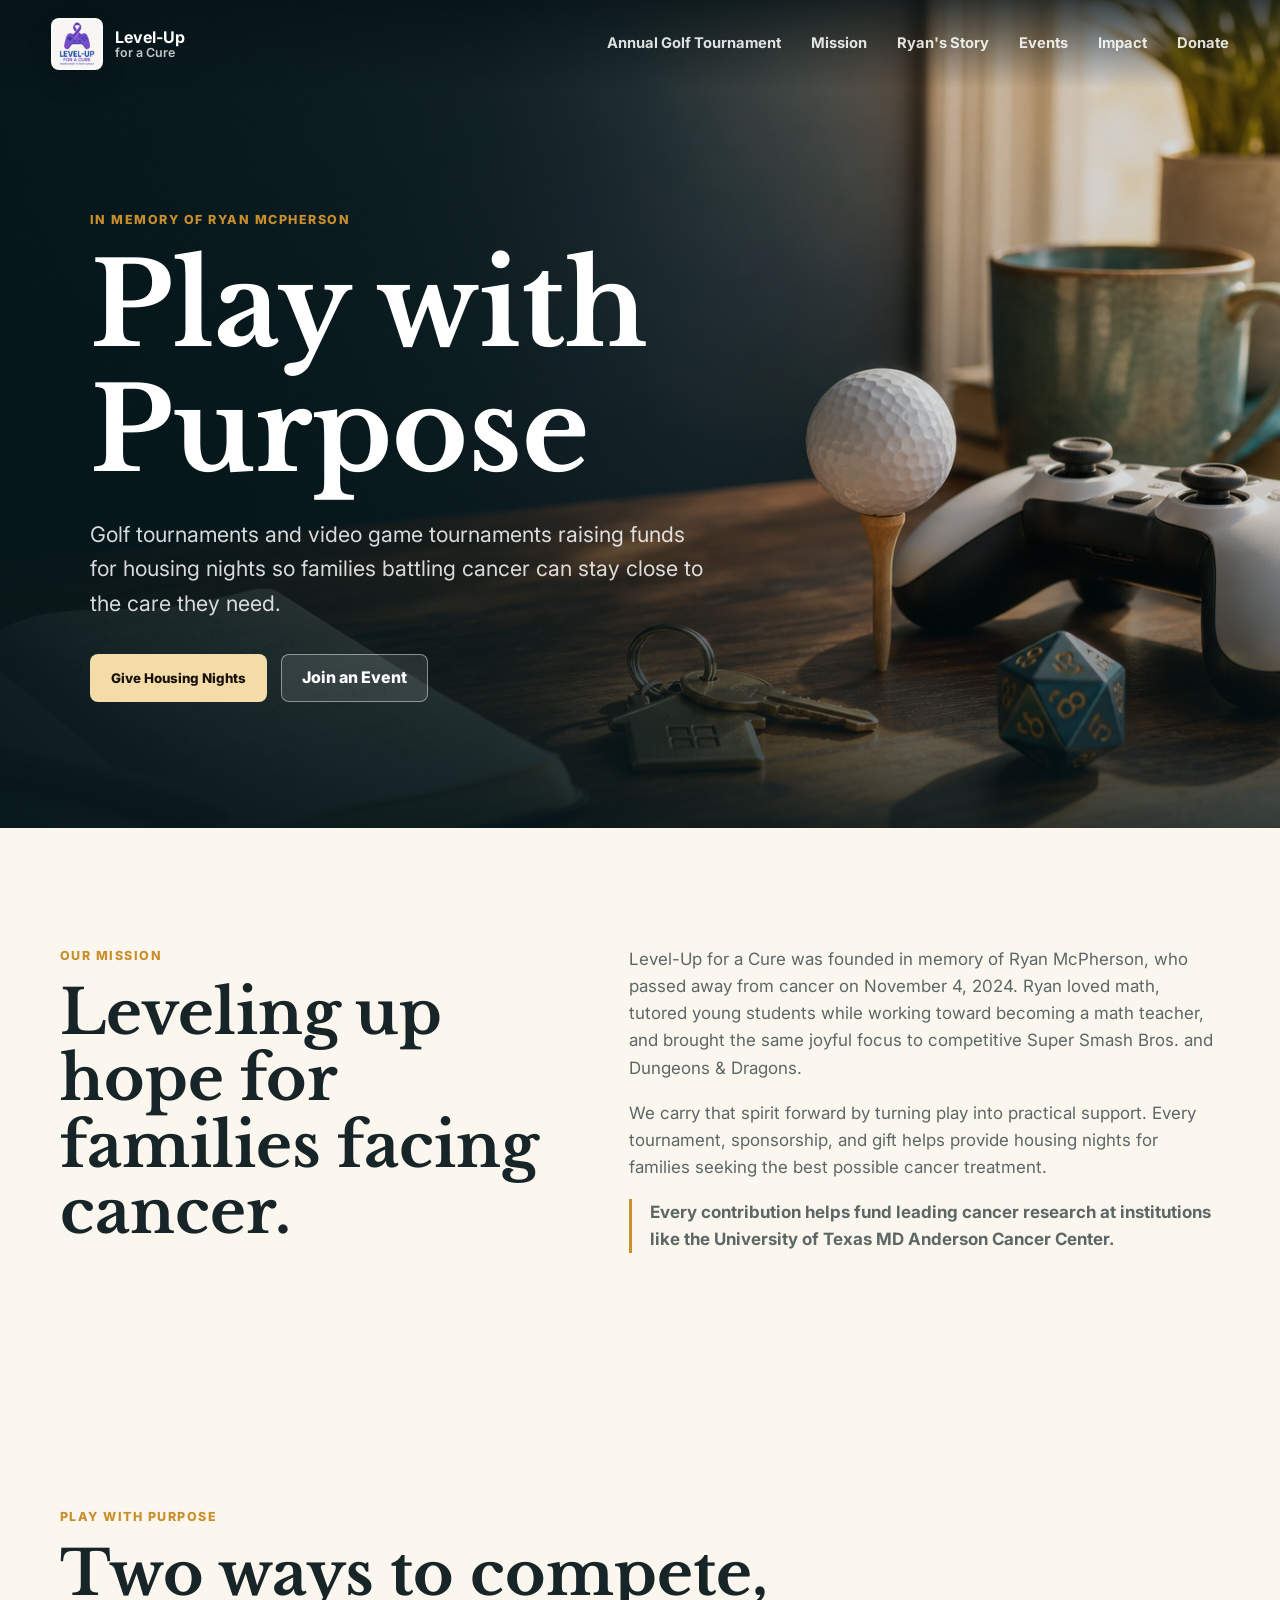
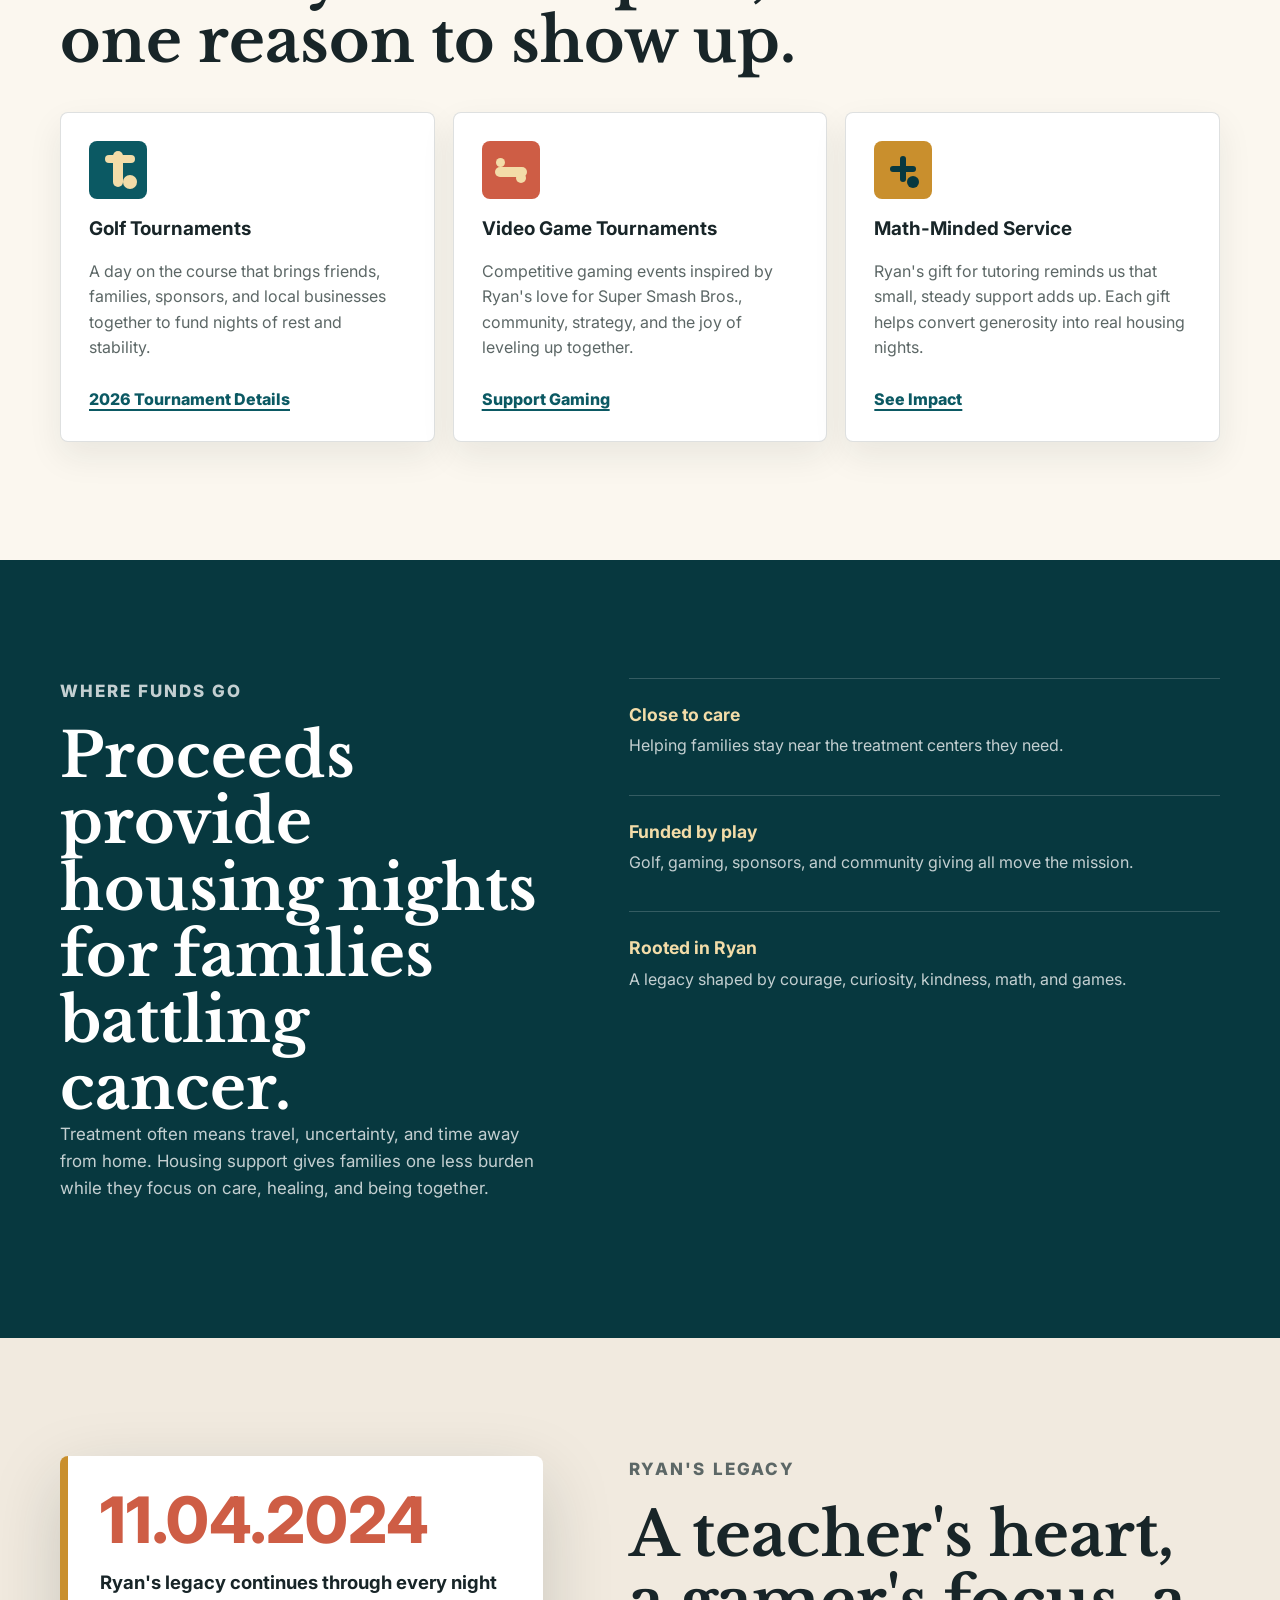
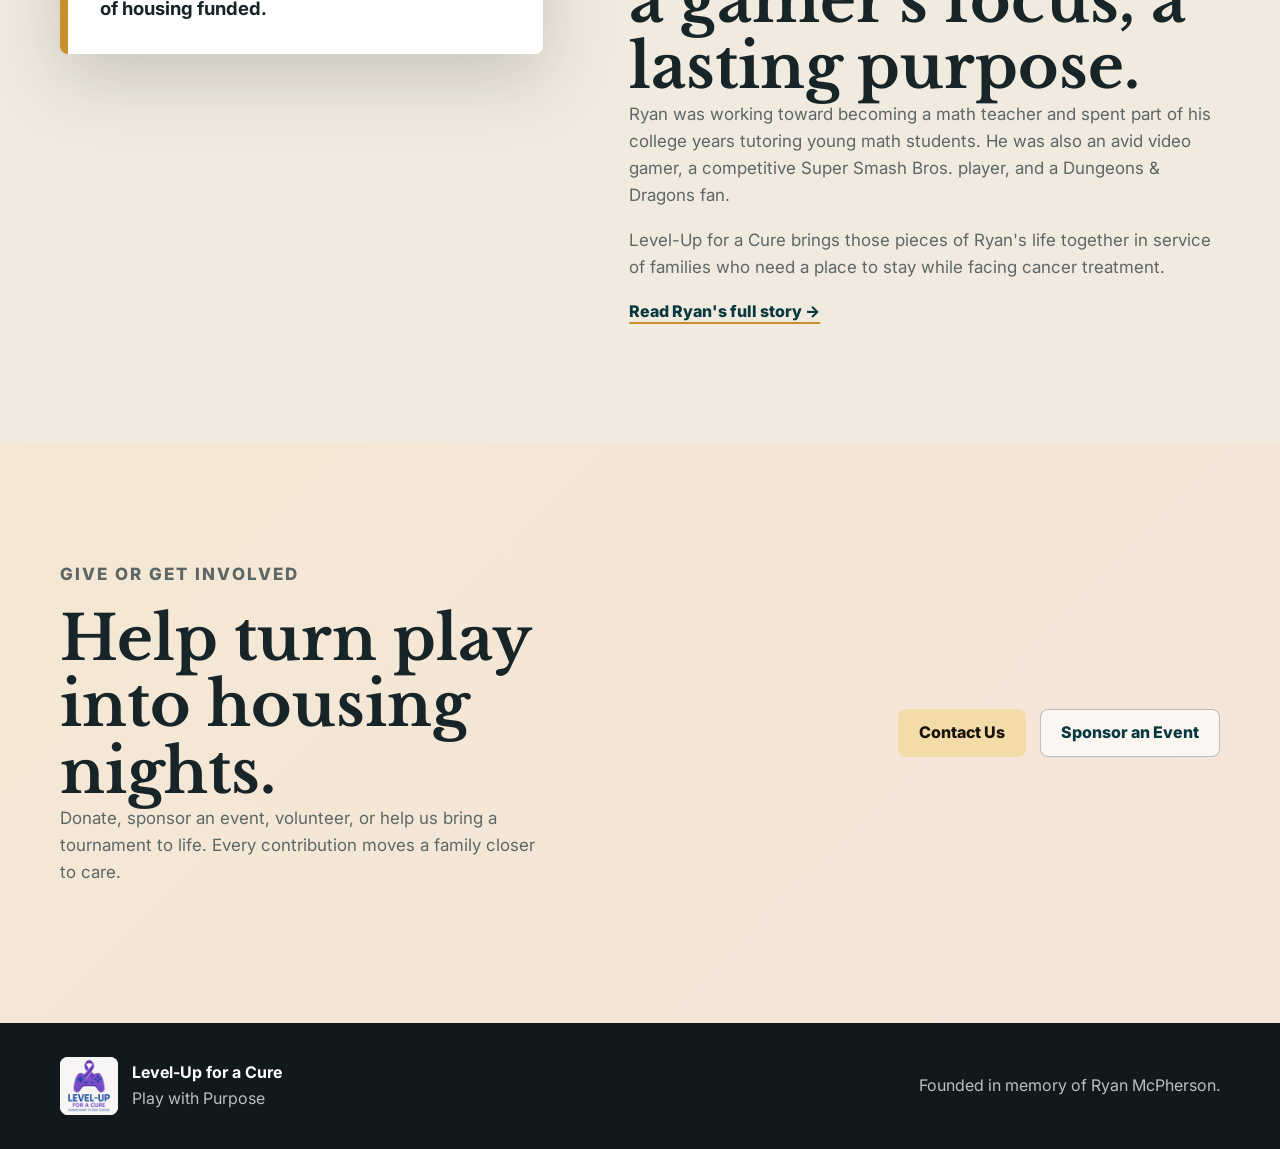
<file: index.html>
<!doctype html>
<html lang="en">
  <head>
    <meta charset="utf-8">
    <meta name="viewport" content="width=device-width, initial-scale=1">
    <title>Level-Up for a Cure | Play with Purpose</title>
    <meta
      name="description"
      content="Level-Up for a Cure honors Ryan McPherson through golf and video game tournaments that provide housing nights for families battling cancer."
    >
    <link rel="preconnect" href="https://fonts.googleapis.com">
    <link rel="preconnect" href="https://fonts.gstatic.com" crossorigin>
    <link
      href="https://fonts.googleapis.com/css2?family=Inter:wght@400;500;600;700;800&family=Libre+Baskerville:wght@700&display=swap"
      rel="stylesheet"
    >
    <link rel="stylesheet" href="styles.css?v=9">
  </head>
  <body>
    <header class="site-header">
      <a class="brand" href="#top" aria-label="Level-Up for a Cure home">
        <img class="brand-logo" src="assets/levelup-logo.png" alt="" width="1024" height="1024">
        <span>
          <strong>Level-Up</strong>
          <small>for a Cure</small>
        </span>
      </a>
      <nav class="site-nav" aria-label="Primary navigation">
        <a href="tournament.html">Annual Golf Tournament</a>
        <a href="#mission">Mission</a>
        <a href="ryans-story.html">Ryan's Story</a>
        <a href="#events">Events</a>
        <a href="#impact">Impact</a>
        <a href="https://givebutter.com/level-up-donations" target="_blank" rel="noopener noreferrer">Donate</a>
      </nav>
    </header>

    <main id="top">
      <section class="hero" aria-labelledby="hero-title">
        <div class="hero-media" aria-hidden="true"></div>
        <div class="hero-overlay"></div>
        <div class="hero-content">
          <p class="eyebrow">In memory of Ryan McPherson</p>
          <h1 id="hero-title">Play with Purpose</h1>
          <p class="hero-copy">
            Golf tournaments and video game tournaments raising funds for housing nights so
            families battling cancer can stay close to the care they need.
          </p>
          <div class="hero-actions" aria-label="Primary actions">
            <button class="button button-primary" type="button" data-open-housing>Give Housing Nights</button>
            <a class="button button-secondary" href="#events">Join an Event</a>
          </div>
        </div>
      </section>

      <section class="intro-band" id="mission">
        <div class="section-shell intro-grid">
          <div>
            <p class="eyebrow">Our Mission</p>
            <h2>Leveling up hope for families facing cancer.</h2>
          </div>
          <div class="intro-copy">
            <p>
              Level-Up for a Cure was founded in memory of Ryan McPherson, who passed away
              from cancer on November 4, 2024. Ryan loved math, tutored young students while
              working toward becoming a math teacher, and brought the same joyful focus to
              competitive Super Smash Bros. and Dungeons & Dragons.
            </p>
            <p>
              We carry that spirit forward by turning play into practical support. Every
              tournament, sponsorship, and gift helps provide housing nights for families
              seeking the best possible cancer treatment.
            </p>
            <p class="research-tagline">
              Every contribution helps fund leading cancer research at institutions like the
              University of Texas MD Anderson Cancer Center.
            </p>
          </div>
        </div>
      </section>

      <section class="pathways" id="events" aria-labelledby="events-title">
        <div class="section-shell">
          <div class="section-heading">
            <p class="eyebrow">Play with Purpose</p>
            <h2 id="events-title">Two ways to compete, one reason to show up.</h2>
          </div>
          <div class="event-grid">
            <article class="event-card">
              <div class="event-icon" aria-hidden="true">
                <span></span>
              </div>
              <h3>Golf Tournaments</h3>
              <p>
                A day on the course that brings friends, families, sponsors, and local
                businesses together to fund nights of rest and stability.
              </p>
              <a href="tournament.html" aria-label="Learn about the annual golf tournament">2026 Tournament Details</a>
            </article>
            <article class="event-card">
              <div class="event-icon game" aria-hidden="true">
                <span></span>
              </div>
              <h3>Video Game Tournaments</h3>
              <p>
                Competitive gaming events inspired by Ryan's love for Super Smash Bros.,
                community, strategy, and the joy of leveling up together.
              </p>
              <a href="#donate" aria-label="Sponsor or support video game tournaments">Support Gaming</a>
            </article>
            <article class="event-card">
              <div class="event-icon math" aria-hidden="true">
                <span></span>
              </div>
              <h3>Math-Minded Service</h3>
              <p>
                Ryan's gift for tutoring reminds us that small, steady support adds up.
                Each gift helps convert generosity into real housing nights.
              </p>
              <a href="#impact" aria-label="See the impact of donations">See Impact</a>
            </article>
          </div>
        </div>
      </section>

      <section class="impact-band" id="impact">
        <div class="section-shell impact-grid">
          <div>
            <p class="eyebrow">Where Funds Go</p>
            <h2>Proceeds provide housing nights for families battling cancer.</h2>
            <p>
              Treatment often means travel, uncertainty, and time away from home. Housing
              support gives families one less burden while they focus on care, healing, and
              being together.
            </p>
          </div>
          <div class="impact-list" aria-label="Impact areas">
            <div>
              <strong>Close to care</strong>
              <span>Helping families stay near the treatment centers they need.</span>
            </div>
            <div>
              <strong>Funded by play</strong>
              <span>Golf, gaming, sponsors, and community giving all move the mission.</span>
            </div>
            <div>
              <strong>Rooted in Ryan</strong>
              <span>A legacy shaped by courage, curiosity, kindness, math, and games.</span>
            </div>
          </div>
        </div>
      </section>

      <section class="story-section" aria-labelledby="story-title">
        <div class="section-shell story-grid">
          <div class="story-stat">
            <span>11.04.2024</span>
            <strong>Ryan's legacy continues through every night of housing funded.</strong>
          </div>
          <div>
            <p class="eyebrow">Ryan's Legacy</p>
            <h2 id="story-title">A teacher's heart, a gamer's focus, a lasting purpose.</h2>
            <p>
              Ryan was working toward becoming a math teacher and spent part of his college
              years tutoring young math students. He was also an avid video gamer, a
              competitive Super Smash Bros. player, and a Dungeons & Dragons fan.
            </p>
            <p>
              Level-Up for a Cure brings those pieces of Ryan's life together in service of
              families who need a place to stay while facing cancer treatment.
            </p>
            <a class="story-link" href="ryans-story.html">Read Ryan's full story <span aria-hidden="true">→</span></a>
          </div>
        </div>
      </section>

      <section class="donate-band" id="donate" aria-labelledby="donate-title">
        <div class="section-shell donate-grid">
          <div>
            <p class="eyebrow">Give or Get Involved</p>
            <h2 id="donate-title">Help turn play into housing nights.</h2>
            <p>
              Donate, sponsor an event, volunteer, or help us bring a tournament to life.
              Every contribution moves a family closer to care.
            </p>
          </div>
          <div class="donate-panel">
            <a class="button button-primary" href="mailto:info@levelupforacure.org?subject=I%20want%20to%20support%20Level-Up%20for%20a%20Cure">Contact Us</a>
            <a class="button button-secondary" href="mailto:info@levelupforacure.org?subject=Tournament%20or%20sponsorship%20interest">Sponsor an Event</a>
          </div>
        </div>
      </section>
    </main>

    <dialog class="contact-modal housing-modal" id="housing-modal" aria-labelledby="housing-modal-title">
      <div class="contact-modal-head">
        <div>
          <p class="eyebrow">Offer a place to stay</p>
          <h2 id="housing-modal-title">Give housing nights.</h2>
        </div>
        <button class="modal-close" type="button" data-close-housing aria-label="Close housing form">&times;</button>
      </div>
      <form class="contact-form" id="housing-contact-form">
        <p class="housing-intro">Thank you for offering a property to a family traveling for cancer care. Properties must be in the Houston area and within approximately 15 minutes of the Texas Medical Center.</p>
        <div class="contact-form-row">
          <label>
            Name
            <input type="text" name="name" autocomplete="name" required>
          </label>
          <label>
            Email
            <input type="email" name="email" autocomplete="email" required>
          </label>
        </div>
        <div class="contact-form-row">
          <label>
            Phone
            <input type="tel" name="phone" autocomplete="tel" required>
          </label>
          <label>
            Property type
            <select name="propertyType" required>
              <option value="" selected disabled>Select a property type</option>
              <option>House</option>
              <option>Apartment or condo</option>
              <option>Guest house</option>
              <option>Hotel or extended stay</option>
              <option>Other</option>
            </select>
          </label>
        </div>
        <label>
          Property address
          <input type="text" name="address" autocomplete="street-address" required>
        </label>
        <label class="checkbox-label">
          <input type="checkbox" name="distanceConfirmed" required>
          <span>I confirm this property is in the Houston area and approximately 15 minutes or less from the Texas Medical Center.</span>
        </label>
        <div class="contact-form-row">
          <label>
            Number of nights offered
            <input type="number" name="nights" min="1" step="1" required>
          </label>
          <label>
            Available dates
            <input type="text" name="availability" placeholder="For example: Nov. 1–15, 2026" required>
          </label>
        </div>
        <label>
          Property details or questions <span>(optional)</span>
          <textarea name="message" rows="4" placeholder="Bedrooms, accessibility, restrictions, or anything else we should know"></textarea>
        </label>
        <p class="contact-form-note">Submitting will open your email app with this information addressed to Level-Up for a Cure.</p>
        <div class="contact-form-actions">
          <button class="button tournament-button" type="submit">Prepare Email</button>
          <button class="modal-cancel" type="button" data-close-housing>Cancel</button>
        </div>
      </form>
    </dialog>

    <footer class="site-footer">
      <div class="section-shell footer-grid">
        <div class="footer-brand">
          <img src="assets/levelup-logo.png" alt="Level-Up for a Cure" width="1024" height="1024">
          <p><strong>Level-Up for a Cure</strong><br>Play with Purpose</p>
        </div>
        <p>Founded in memory of Ryan McPherson.</p>
      </div>
    </footer>
    <script src="home.js"></script>
  </body>
</html>
</file>
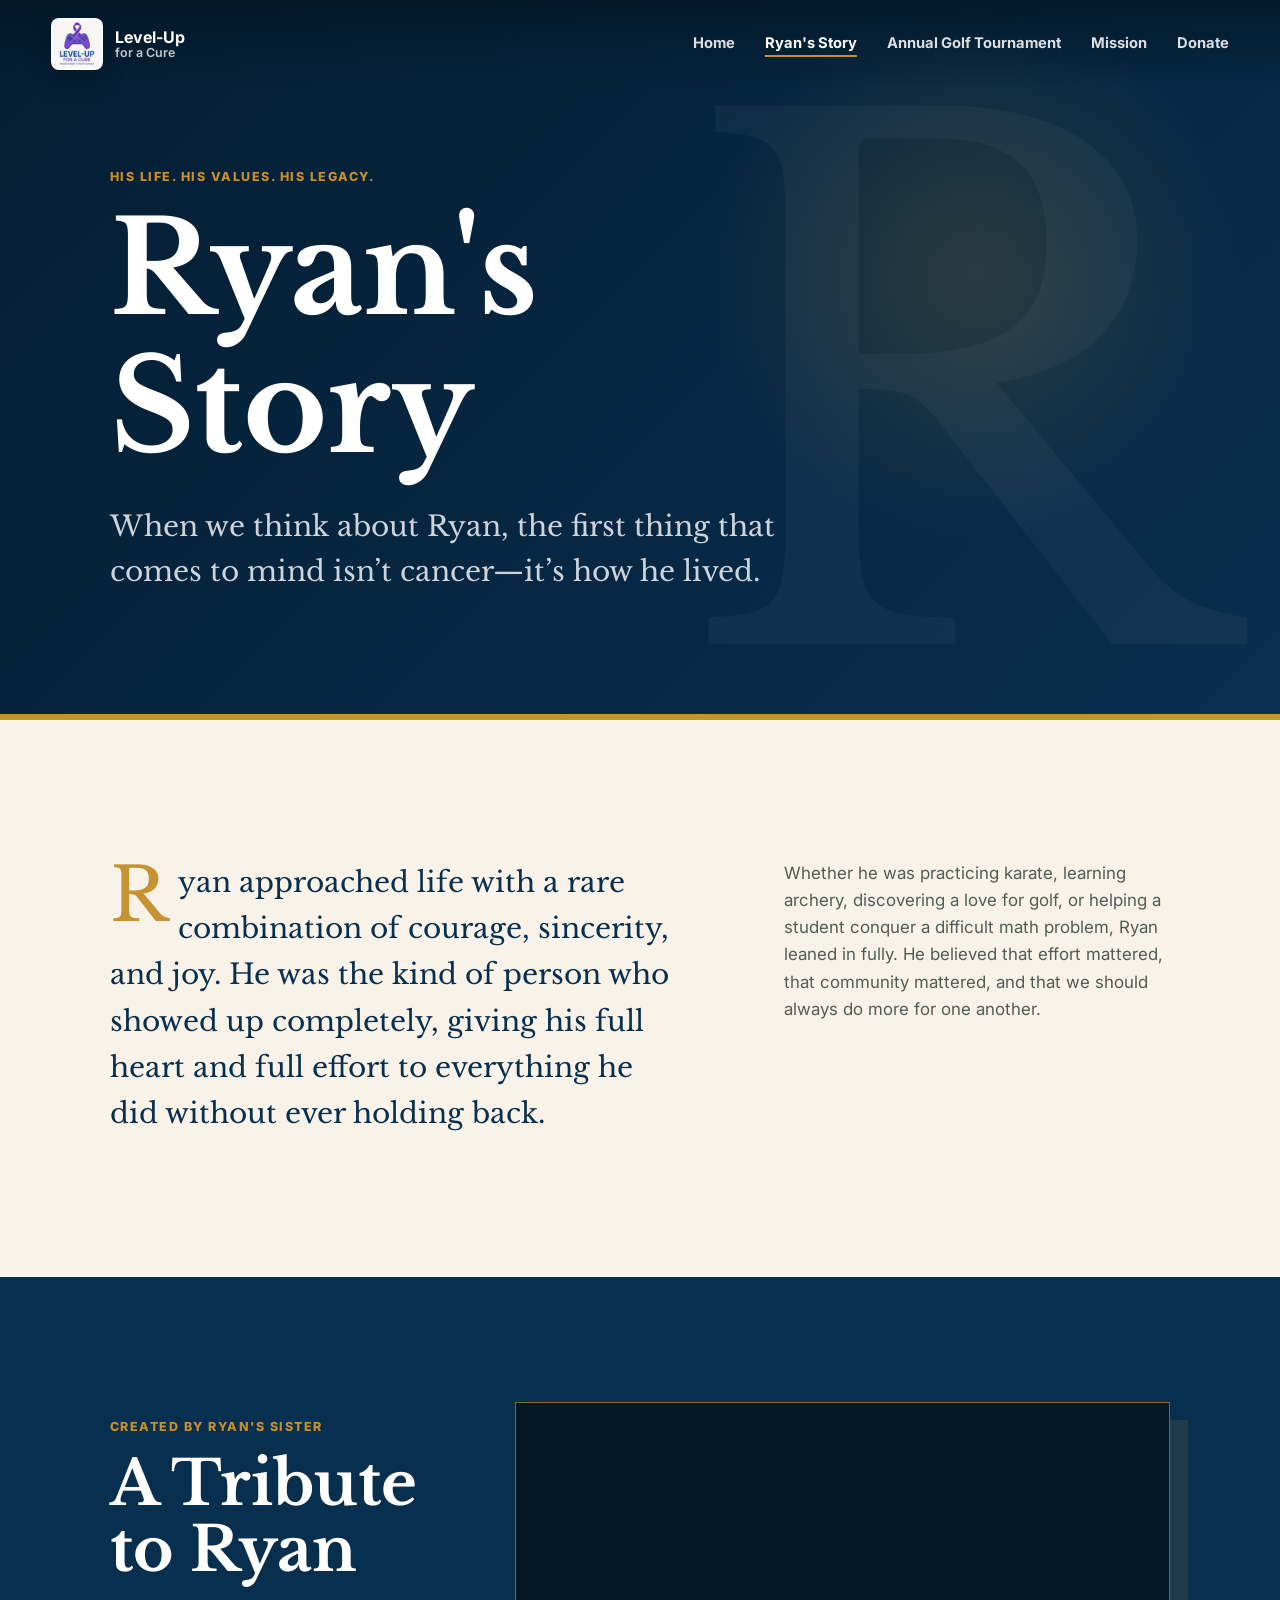
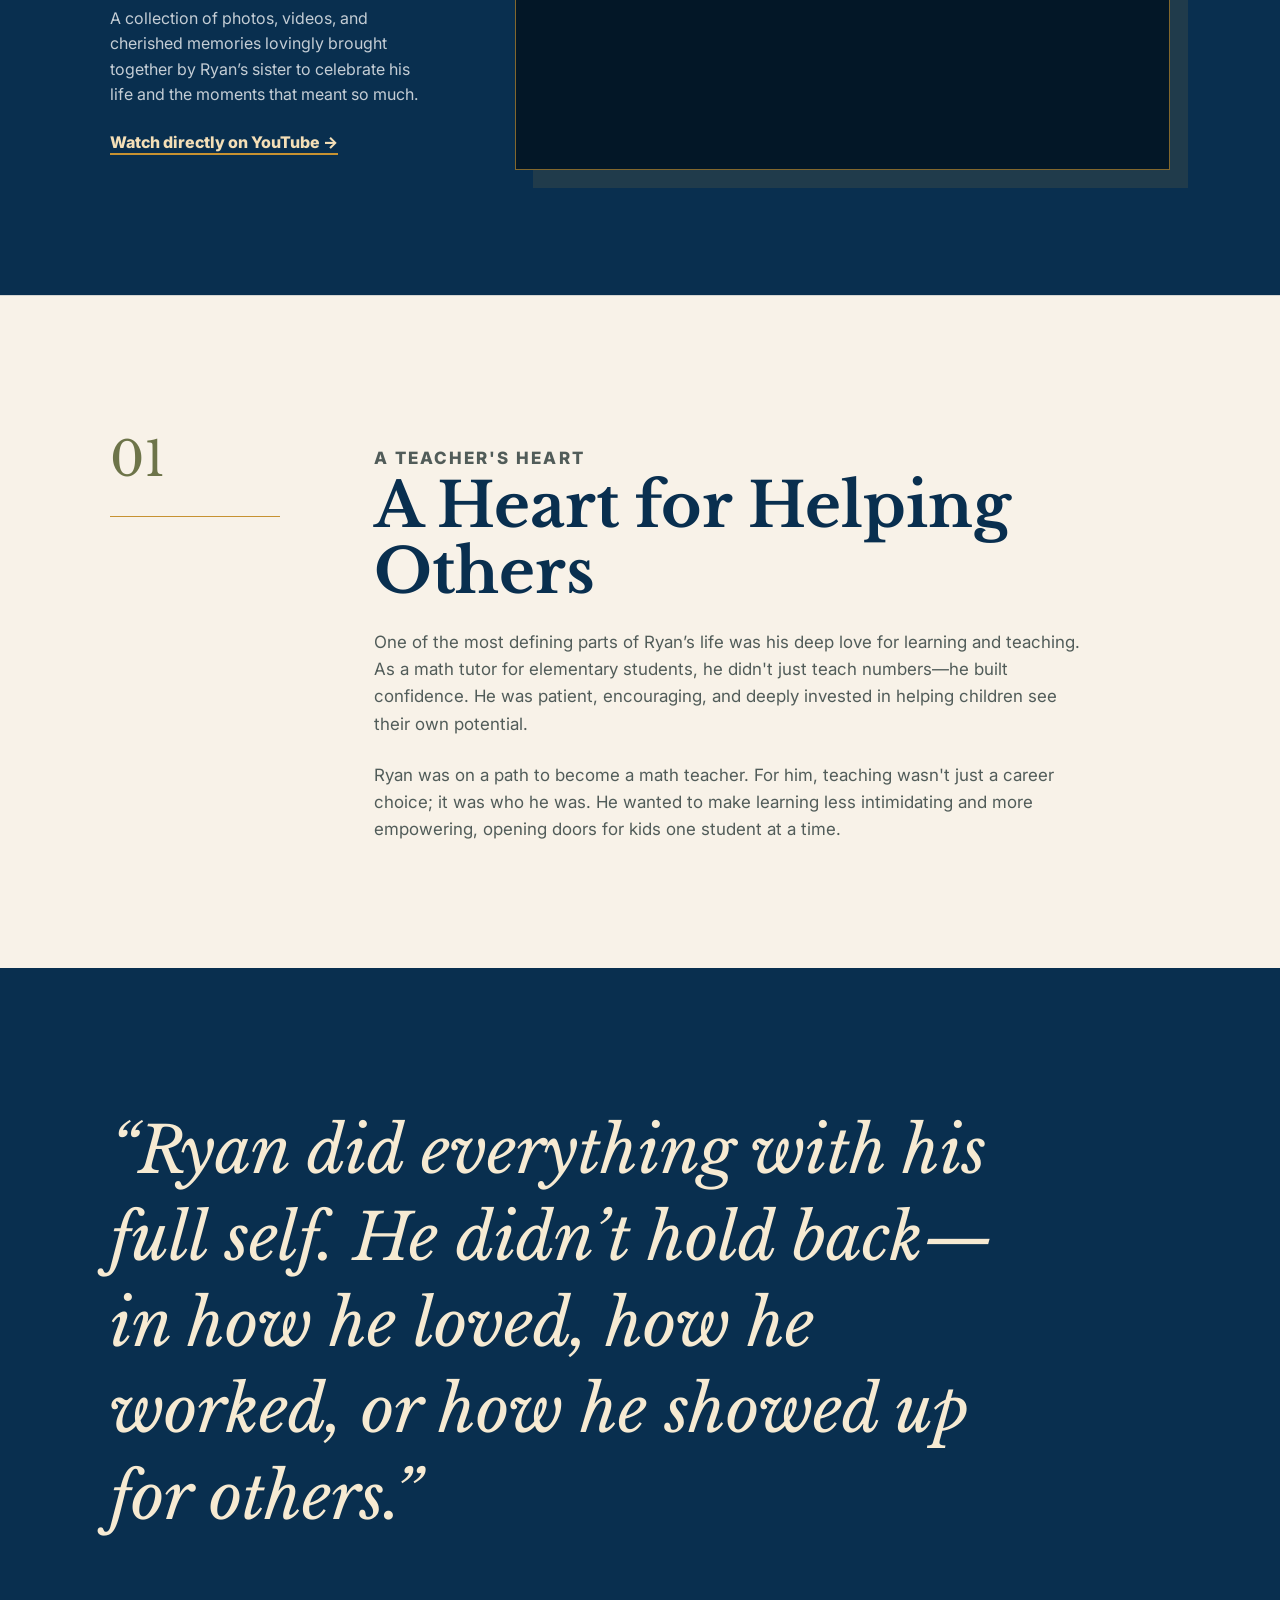
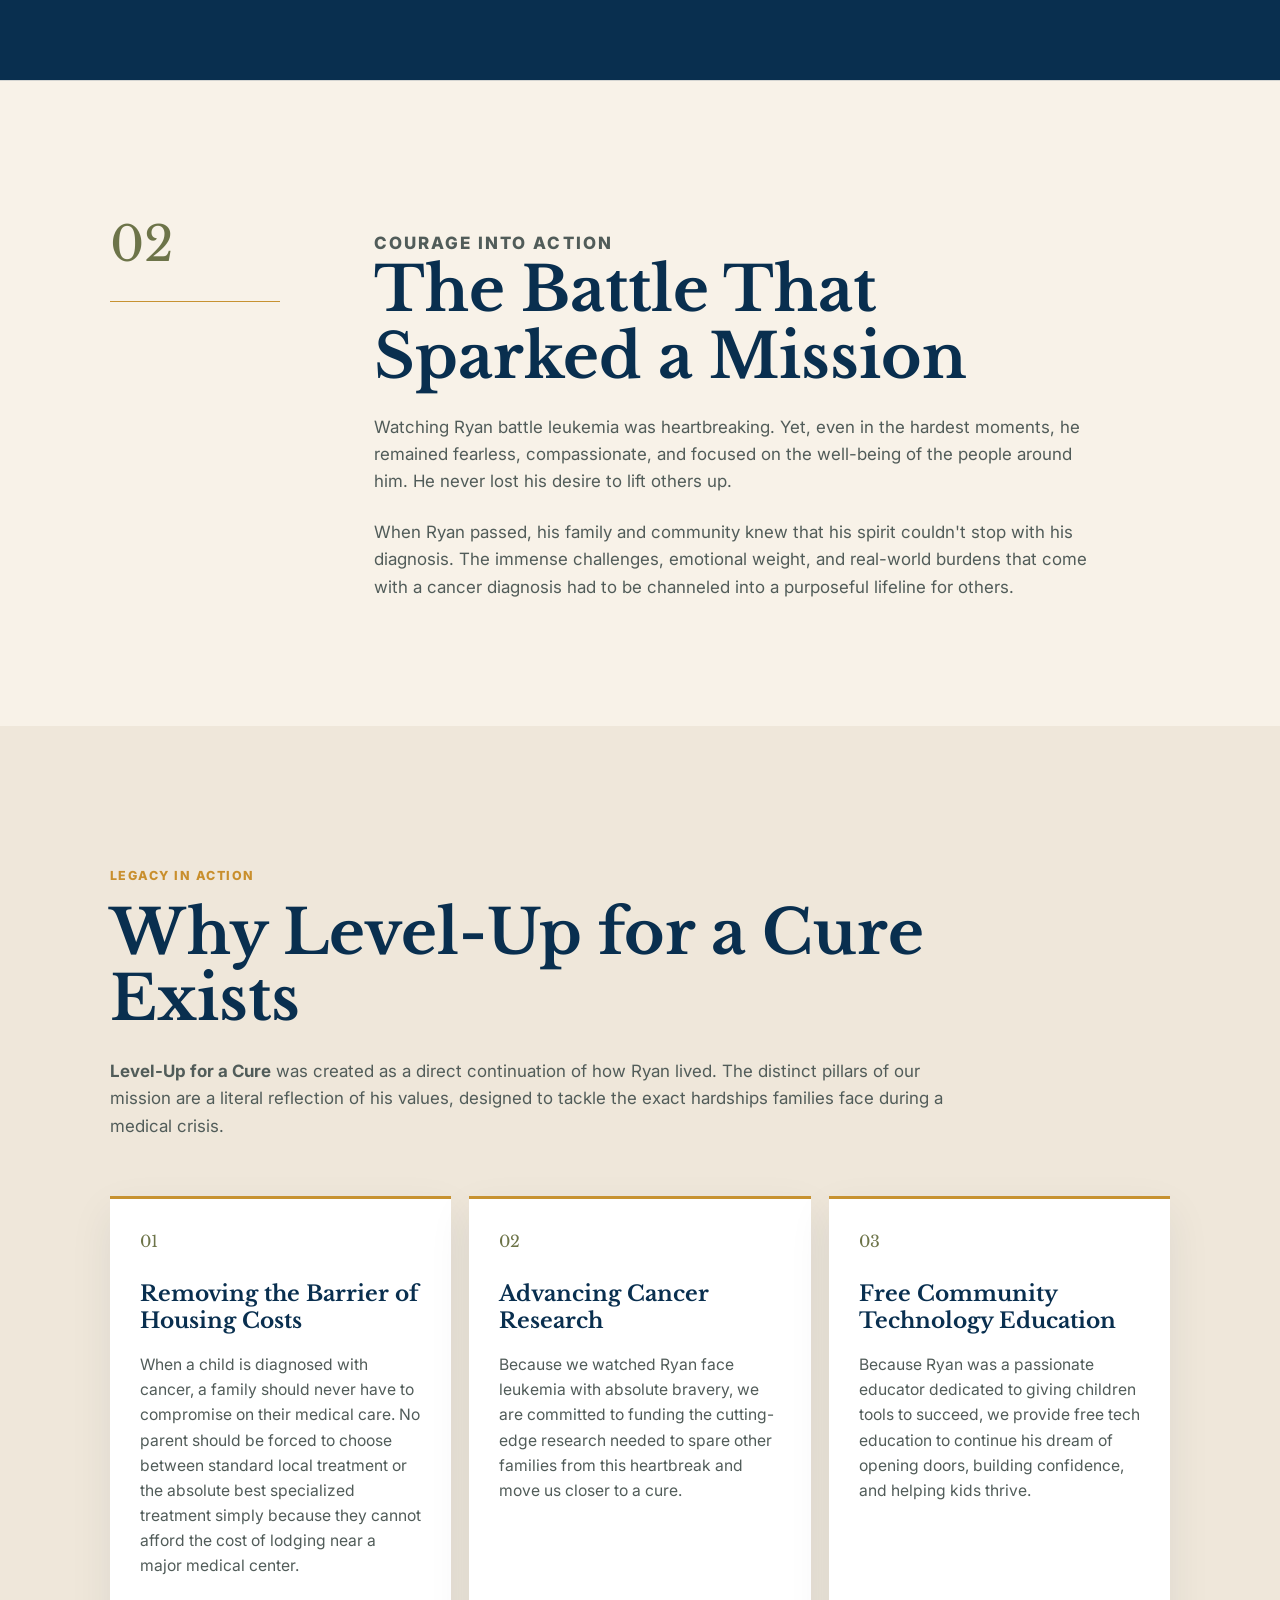
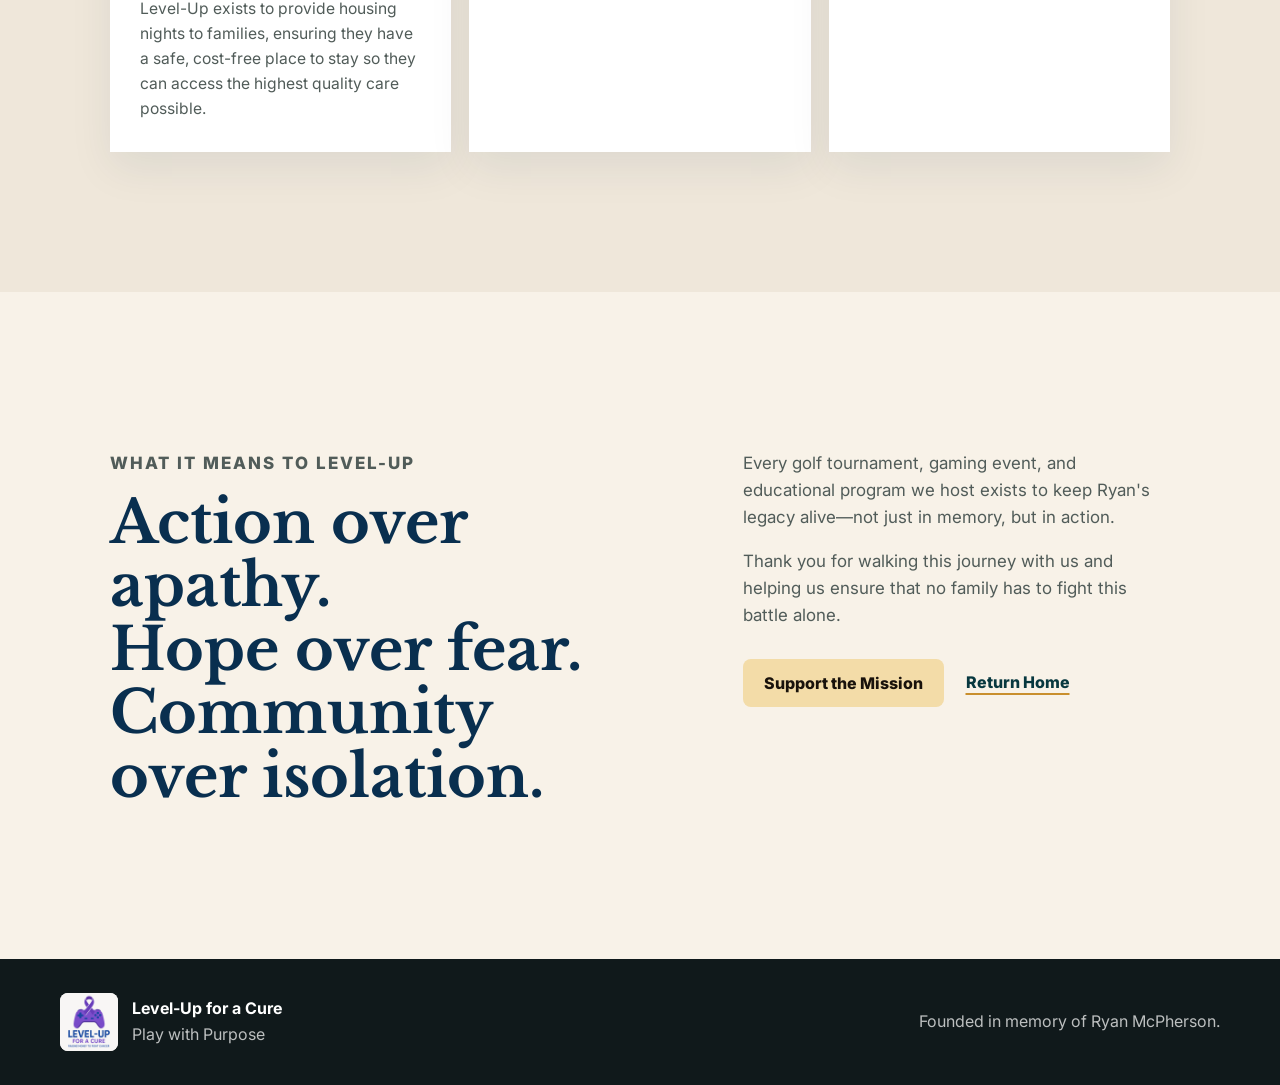
<file: ryans-story.html>
<!doctype html>
<html lang="en">
  <head>
    <meta charset="utf-8">
    <meta name="viewport" content="width=device-width, initial-scale=1">
    <title>Ryan's Story | Level-Up for a Cure</title>
    <meta name="description" content="The story of Ryan McPherson and how his courage, generosity, love of teaching, and commitment to community inspired Level-Up for a Cure.">
    <link rel="preconnect" href="https://fonts.googleapis.com">
    <link rel="preconnect" href="https://fonts.gstatic.com" crossorigin>
    <link href="https://fonts.googleapis.com/css2?family=Inter:wght@400;500;600;700;800&family=Libre+Baskerville:wght@400;700&display=swap" rel="stylesheet">
    <link rel="stylesheet" href="styles.css?v=9">
  </head>
  <body class="story-page">
    <header class="site-header story-header">
      <a class="brand" href="index.html" aria-label="Level-Up for a Cure home">
        <img class="brand-logo" src="assets/levelup-logo.png" alt="" width="1024" height="1024">
        <span><strong>Level-Up</strong><small>for a Cure</small></span>
      </a>
      <nav class="site-nav" aria-label="Primary navigation">
        <a href="index.html">Home</a>
        <a class="active" href="ryans-story.html" aria-current="page">Ryan's Story</a>
        <a href="tournament.html">Annual Golf Tournament</a>
        <a href="index.html#mission">Mission</a>
        <a href="https://givebutter.com/level-up-donations" target="_blank" rel="noopener noreferrer">Donate</a>
      </nav>
    </header>

    <main>
      <section class="story-hero" aria-labelledby="story-page-title">
        <div class="story-hero-decoration" aria-hidden="true"><span>R</span></div>
        <div class="story-page-shell story-hero-content">
          <p class="eyebrow">His life. His values. His legacy.</p>
          <h1 id="story-page-title">Ryan's Story</h1>
          <p>When we think about Ryan, the first thing that comes to mind isn’t cancer—it’s how he lived.</p>
        </div>
      </section>

      <article class="story-article">
        <div class="story-page-shell story-opening">
          <p class="story-dropcap">Ryan approached life with a rare combination of courage, sincerity, and joy. He was the kind of person who showed up completely, giving his full heart and full effort to everything he did without ever holding back.</p>
          <p>Whether he was practicing karate, learning archery, discovering a love for golf, or helping a student conquer a difficult math problem, Ryan leaned in fully. He believed that effort mattered, that community mattered, and that we should always do more for one another.</p>
        </div>

        <section class="story-video-section" aria-labelledby="story-video-title">
          <div class="story-page-shell story-video-grid">
            <div>
              <p class="eyebrow">Created by Ryan's sister</p>
              <h2 id="story-video-title">A Tribute to Ryan</h2>
              <p>A collection of photos, videos, and cherished memories lovingly brought together by Ryan’s sister to celebrate his life and the moments that meant so much.</p>
              <a href="https://www.youtube.com/watch?v=9AmOcWRdVeg" target="_blank" rel="noopener noreferrer">Watch directly on YouTube <span aria-hidden="true">→</span></a>
            </div>
            <div class="story-video">
              <iframe src="https://www.youtube-nocookie.com/embed/9AmOcWRdVeg" title="A tribute to Ryan created by his sister" loading="lazy" referrerpolicy="strict-origin-when-cross-origin" allow="accelerometer; autoplay; clipboard-write; encrypted-media; gyroscope; picture-in-picture; web-share" allowfullscreen></iframe>
            </div>
          </div>
        </section>

        <section class="story-chapter" aria-labelledby="helping-title">
          <div class="story-page-shell chapter-grid">
            <div class="chapter-marker" aria-hidden="true"><span>01</span><i></i></div>
            <div class="chapter-copy">
              <p class="eyebrow">A teacher's heart</p>
              <h2 id="helping-title">A Heart for Helping Others</h2>
              <p>One of the most defining parts of Ryan’s life was his deep love for learning and teaching. As a math tutor for elementary students, he didn't just teach numbers—he built confidence. He was patient, encouraging, and deeply invested in helping children see their own potential.</p>
              <p>Ryan was on a path to become a math teacher. For him, teaching wasn't just a career choice; it was who he was. He wanted to make learning less intimidating and more empowering, opening doors for kids one student at a time.</p>
            </div>
          </div>
        </section>

        <aside class="story-quote">
          <div class="story-page-shell">
            <blockquote>“Ryan did everything with his full self. He didn’t hold back—in how he loved, how he worked, or how he showed up for others.”</blockquote>
          </div>
        </aside>

        <section class="story-chapter" aria-labelledby="battle-title">
          <div class="story-page-shell chapter-grid">
            <div class="chapter-marker" aria-hidden="true"><span>02</span><i></i></div>
            <div class="chapter-copy">
              <p class="eyebrow">Courage into action</p>
              <h2 id="battle-title">The Battle That Sparked a Mission</h2>
              <p>Watching Ryan battle leukemia was heartbreaking. Yet, even in the hardest moments, he remained fearless, compassionate, and focused on the well-being of the people around him. He never lost his desire to lift others up.</p>
              <p>When Ryan passed, his family and community knew that his spirit couldn't stop with his diagnosis. The immense challenges, emotional weight, and real-world burdens that come with a cancer diagnosis had to be channeled into a purposeful lifeline for others.</p>
            </div>
          </div>
        </section>

        <section class="mission-story" aria-labelledby="level-up-title">
          <div class="story-page-shell">
            <div class="mission-story-heading">
              <p class="eyebrow">Legacy in action</p>
              <h2 id="level-up-title">Why Level-Up for a Cure Exists</h2>
              <p><strong>Level-Up for a Cure</strong> was created as a direct continuation of how Ryan lived. The distinct pillars of our mission are a literal reflection of his values, designed to tackle the exact hardships families face during a medical crisis.</p>
            </div>
            <div class="mission-pillars">
              <section>
                <span>01</span>
                <h3>Removing the Barrier of Housing Costs</h3>
                <p>When a child is diagnosed with cancer, a family should never have to compromise on their medical care. No parent should be forced to choose between standard local treatment or the absolute best specialized treatment simply because they cannot afford the cost of lodging near a major medical center.</p>
                <p>Level-Up exists to provide housing nights to families, ensuring they have a safe, cost-free place to stay so they can access the highest quality care possible.</p>
              </section>
              <section>
                <span>02</span>
                <h3>Advancing Cancer Research</h3>
                <p>Because we watched Ryan face leukemia with absolute bravery, we are committed to funding the cutting-edge research needed to spare other families from this heartbreak and move us closer to a cure.</p>
              </section>
              <section>
                <span>03</span>
                <h3>Free Community Technology Education</h3>
                <p>Because Ryan was a passionate educator dedicated to giving children tools to succeed, we provide free tech education to continue his dream of opening doors, building confidence, and helping kids thrive.</p>
              </section>
            </div>
          </div>
        </section>

        <section class="story-closing">
          <div class="story-page-shell story-closing-grid">
            <div>
              <p class="eyebrow">What it means to Level-Up</p>
              <h2>Action over apathy.<br>Hope over fear.<br>Community over isolation.</h2>
            </div>
            <div>
              <p>Every golf tournament, gaming event, and educational program we host exists to keep Ryan's legacy alive—not just in memory, but in action.</p>
              <p>Thank you for walking this journey with us and helping us ensure that no family has to fight this battle alone.</p>
              <div class="story-closing-actions">
                <a class="button button-primary" href="https://givebutter.com/level-up-donations" target="_blank" rel="noopener noreferrer">Support the Mission</a>
                <a class="story-secondary-link" href="index.html">Return Home</a>
              </div>
            </div>
          </div>
        </section>
      </article>
    </main>

    <footer class="site-footer">
      <div class="section-shell footer-grid">
        <div class="footer-brand">
          <img src="assets/levelup-logo.png" alt="Level-Up for a Cure" width="1024" height="1024">
          <p><strong>Level-Up for a Cure</strong><br>Play with Purpose</p>
        </div>
        <p>Founded in memory of Ryan McPherson.</p>
      </div>
    </footer>
  </body>
</html>
</file>
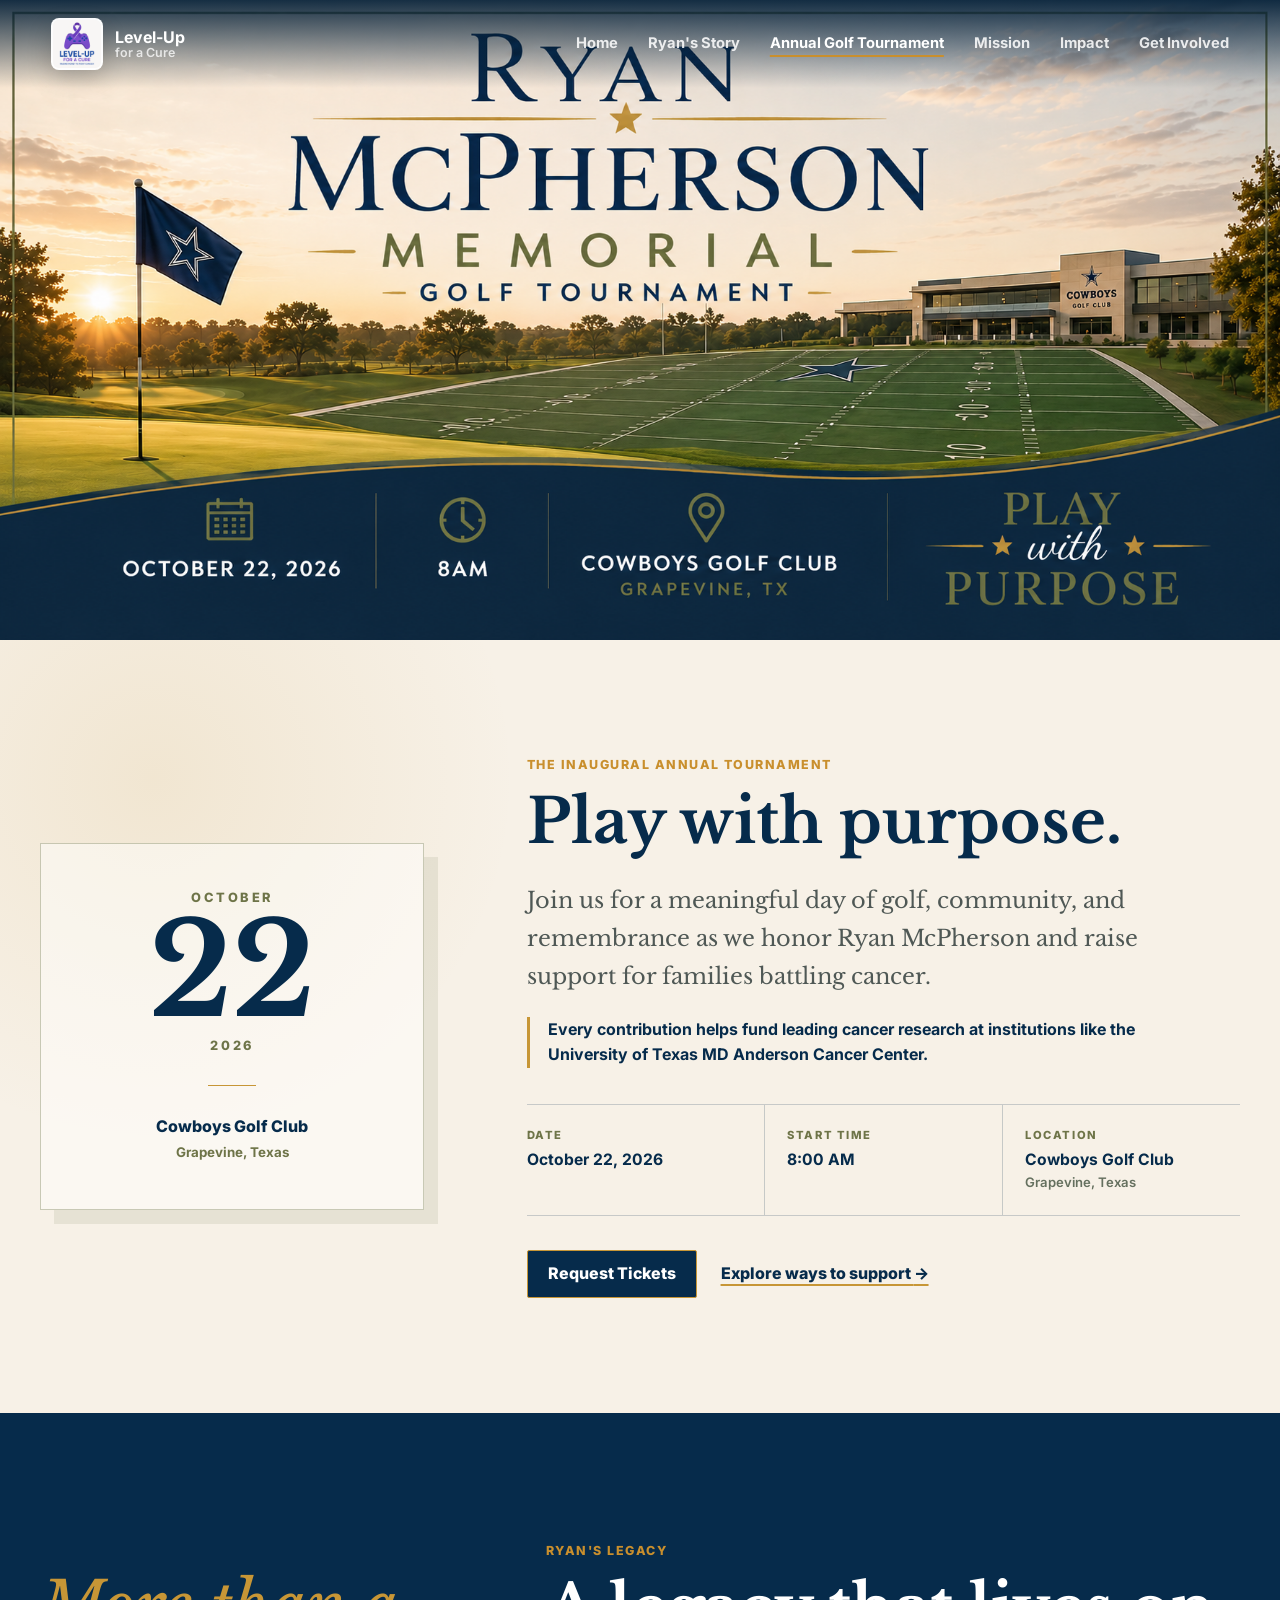
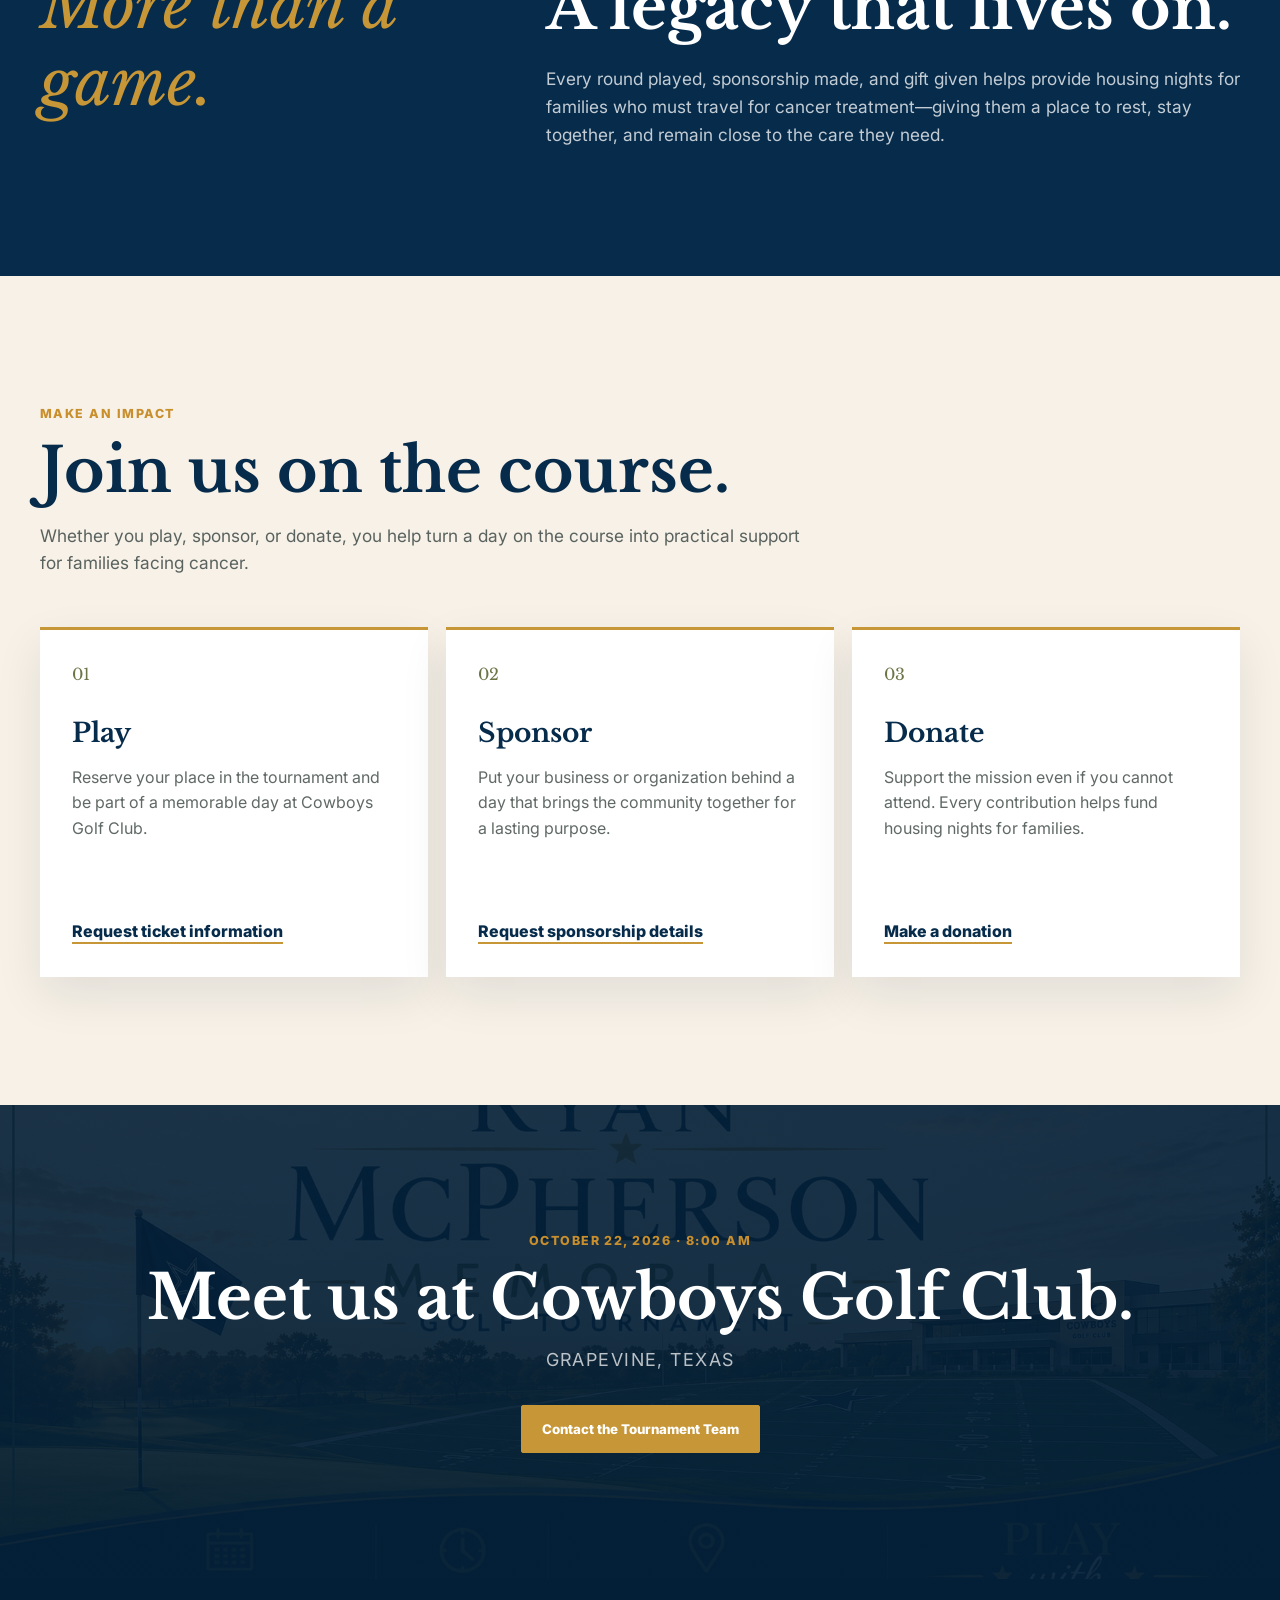
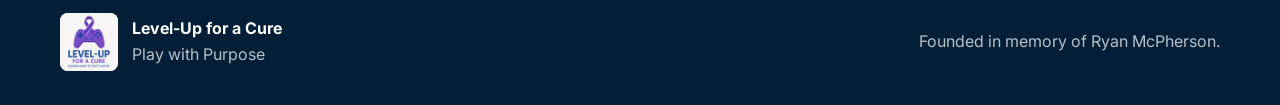
<file: tournament.html>
<!doctype html>
<html lang="en">
  <head>
    <meta charset="utf-8">
    <meta name="viewport" content="width=device-width, initial-scale=1">
    <title>Ryan McPherson Memorial Golf Tournament | Level-Up for a Cure</title>
    <meta name="description" content="Join the Ryan McPherson Memorial Golf Tournament on October 22, 2026 at Cowboys Golf Club in Grapevine, Texas.">
    <link rel="preconnect" href="https://fonts.googleapis.com">
    <link rel="preconnect" href="https://fonts.gstatic.com" crossorigin>
    <link href="https://fonts.googleapis.com/css2?family=Inter:wght@400;500;600;700;800&family=Libre+Baskerville:wght@400;700&display=swap" rel="stylesheet">
    <link rel="stylesheet" href="styles.css?v=9">
  </head>
  <body class="tournament-page">
    <header class="site-header tournament-header">
      <a class="brand" href="index.html" aria-label="Level-Up for a Cure home">
        <img class="brand-logo" src="assets/levelup-logo.png" alt="" width="1024" height="1024">
        <span><strong>Level-Up</strong><small>for a Cure</small></span>
      </a>
      <nav class="site-nav" aria-label="Primary navigation">
        <a href="index.html">Home</a>
        <a href="ryans-story.html">Ryan's Story</a>
        <a class="active" href="tournament.html" aria-current="page">Annual Golf Tournament</a>
        <a href="index.html#mission">Mission</a>
        <a href="index.html#impact">Impact</a>
        <a href="#participate">Get Involved</a>
      </nav>
    </header>

    <main>
      <section class="tournament-hero" aria-labelledby="tournament-title">
        <img src="assets/tournament-banner.png" alt="Ryan McPherson Memorial Golf Tournament, October 22, 2026 at 8:00 AM at Cowboys Golf Club in Grapevine, Texas" width="1792" height="896">
        <h1 id="tournament-title" class="visually-hidden">Ryan McPherson Memorial Golf Tournament</h1>
      </section>

      <section class="tournament-intro">
        <div class="tournament-shell tournament-intro-grid">
          <aside class="tournament-date-card" aria-label="Tournament date and location">
            <span class="date-month">October</span>
            <strong>22</strong>
            <span class="date-year">2026</span>
            <div></div>
            <p>Cowboys Golf Club<br><small>Grapevine, Texas</small></p>
          </aside>
          <div class="tournament-copy">
            <p class="eyebrow">The inaugural annual tournament</p>
            <h2>Play with purpose.</h2>
            <p class="tournament-lead">Join us for a meaningful day of golf, community, and remembrance as we honor Ryan McPherson and raise support for families battling cancer.</p>
            <p class="research-tagline">Every contribution helps fund leading cancer research at institutions like the University of Texas MD Anderson Cancer Center.</p>
            <div class="event-facts" aria-label="Tournament details">
              <div><span>Date</span><strong>October 22, 2026</strong></div>
              <div><span>Start time</span><strong>8:00 AM</strong></div>
              <div><span>Location</span><strong>Cowboys Golf Club<br><small>Grapevine, Texas</small></strong></div>
            </div>
            <div class="tournament-actions">
              <a class="button tournament-button" href="https://level-up-for-a-cure-golf-tournament.perfectgolfevent.com/registration" target="_blank" rel="noopener noreferrer">Request Tickets</a>
              <a class="text-link" href="#participate">Explore ways to support <span aria-hidden="true">→</span></a>
            </div>
          </div>
        </div>
      </section>

      <section class="purpose-band" aria-labelledby="purpose-title">
        <div class="tournament-shell purpose-grid">
          <p class="purpose-kicker">More than a game.</p>
          <div>
            <p class="eyebrow">Ryan's legacy</p>
            <h2 id="purpose-title">A legacy that lives on.</h2>
            <p>Every round played, sponsorship made, and gift given helps provide housing nights for families who must travel for cancer treatment—giving them a place to rest, stay together, and remain close to the care they need.</p>
          </div>
        </div>
      </section>

      <section class="participate-section" id="participate" aria-labelledby="participate-title">
        <div class="tournament-shell">
          <div class="participate-heading">
            <p class="eyebrow">Make an impact</p>
            <h2 id="participate-title">Join us on the course.</h2>
            <p>Whether you play, sponsor, or donate, you help turn a day on the course into practical support for families facing cancer.</p>
          </div>
          <div class="participate-grid">
            <article>
              <span class="card-number">01</span>
              <h3>Play</h3>
              <p>Reserve your place in the tournament and be part of a memorable day at Cowboys Golf Club.</p>
              <a href="https://level-up-for-a-cure-golf-tournament.perfectgolfevent.com/registration" target="_blank" rel="noopener noreferrer">Request ticket information</a>
            </article>
            <article>
              <span class="card-number">02</span>
              <h3>Sponsor</h3>
              <p>Put your business or organization behind a day that brings the community together for a lasting purpose.</p>
              <a href="https://givebutter.com/levelup-sponsorship" target="_blank" rel="noopener noreferrer">Request sponsorship details</a>
            </article>
            <article>
              <span class="card-number">03</span>
              <h3>Donate</h3>
              <p>Support the mission even if you cannot attend. Every contribution helps fund housing nights for families.</p>
              <a href="https://givebutter.com/level-up-donations" target="_blank" rel="noopener noreferrer">Make a donation</a>
            </article>
          </div>
        </div>
      </section>

      <section class="tournament-cta">
        <div class="tournament-shell">
          <p class="eyebrow">October 22, 2026 · 8:00 AM</p>
          <h2>Meet us at Cowboys Golf Club.</h2>
          <p>Grapevine, Texas</p>
          <button class="button tournament-button" type="button" data-open-contact>Contact the Tournament Team</button>
        </div>
      </section>
    </main>

    <dialog class="contact-modal" id="contact-modal" aria-labelledby="contact-modal-title">
      <div class="contact-modal-head">
        <div>
          <p class="eyebrow">Tournament inquiries</p>
          <h2 id="contact-modal-title">Contact the tournament team.</h2>
        </div>
        <button class="modal-close" type="button" data-close-contact aria-label="Close contact form">&times;</button>
      </div>
      <form class="contact-form" id="tournament-contact-form">
        <label>
          What can we help with?
          <select name="topic" required>
            <option value="" selected disabled>Select a topic</option>
            <option>Tickets and registration</option>
            <option>Corporate sponsorships</option>
            <option>Co-marketing opportunities</option>
            <option>Auction item donations</option>
            <option>General donations</option>
            <option>Volunteering</option>
            <option>Other</option>
          </select>
        </label>
        <div class="contact-form-row">
          <label>
            Name
            <input type="text" name="name" autocomplete="name" required>
          </label>
          <label>
            Email
            <input type="email" name="email" autocomplete="email" required>
          </label>
        </div>
        <div class="contact-form-row">
          <label>
            Organization <span>(optional)</span>
            <input type="text" name="organization" autocomplete="organization">
          </label>
          <label>
            Phone <span>(optional)</span>
            <input type="tel" name="phone" autocomplete="tel">
          </label>
        </div>
        <label>
          How can we help?
          <textarea name="message" rows="5" required></textarea>
        </label>
        <p class="contact-form-note">Submitting will open your email app with this message addressed to our tournament team.</p>
        <div class="contact-form-actions">
          <button class="button tournament-button" type="submit">Prepare Email</button>
          <button class="modal-cancel" type="button" data-close-contact>Cancel</button>
        </div>
      </form>
    </dialog>

    <footer class="site-footer tournament-footer">
      <div class="section-shell footer-grid">
        <div class="footer-brand">
          <img src="assets/levelup-logo.png" alt="Level-Up for a Cure" width="1024" height="1024">
          <p><strong>Level-Up for a Cure</strong><br>Play with Purpose</p>
        </div>
        <p>Founded in memory of Ryan McPherson.</p>
      </div>
    </footer>
    <script src="tournament.js"></script>
  </body>
</html>
</file>
<file: styles.css>
:root {
  color-scheme: light;
  --ink: #182528;
  --muted: #5c6766;
  --paper: #fbf7ef;
  --soft: #f1eadf;
  --teal: #0b5963;
  --teal-deep: #07383f;
  --gold: #c98f2d;
  --gold-soft: #f3dca8;
  --coral: #ce5d45;
  --white: #ffffff;
  --line: rgba(24, 37, 40, 0.14);
  --shadow: 0 24px 70px rgba(24, 37, 40, 0.18);
}

* {
  box-sizing: border-box;
}

html {
  scroll-behavior: smooth;
}

body {
  margin: 0;
  font-family: "Inter", system-ui, -apple-system, BlinkMacSystemFont, "Segoe UI", sans-serif;
  color: var(--ink);
  background: var(--paper);
  line-height: 1.6;
}

a {
  color: inherit;
}

.site-header {
  position: fixed;
  z-index: 20;
  top: 0;
  left: 0;
  right: 0;
  display: flex;
  align-items: center;
  justify-content: space-between;
  gap: 24px;
  padding: 18px clamp(18px, 4vw, 56px);
  color: var(--white);
  background: linear-gradient(180deg, rgba(7, 19, 22, 0.78), rgba(7, 19, 22, 0));
}

.brand {
  display: inline-flex;
  align-items: center;
  gap: 12px;
  text-decoration: none;
}

.brand-logo {
  width: 52px;
  height: 52px;
  border: 2px solid rgba(255, 255, 255, 0.68);
  border-radius: 8px;
  background: rgba(255, 255, 255, 0.94);
  box-shadow: 0 10px 24px rgba(0, 0, 0, 0.18);
  object-fit: contain;
}

.brand strong,
.brand small {
  display: block;
  line-height: 1.05;
}

.brand small {
  color: rgba(255, 255, 255, 0.76);
  font-size: 0.78rem;
  font-weight: 600;
}

.site-nav {
  display: flex;
  align-items: center;
  gap: clamp(14px, 3vw, 30px);
  font-size: 0.92rem;
  font-weight: 700;
}

.site-nav a {
  text-decoration: none;
  color: rgba(255, 255, 255, 0.86);
}

.site-nav a:hover,
.site-nav a:focus-visible {
  color: var(--white);
}

.site-nav a.active {
  color: var(--white);
  text-decoration: underline;
  text-decoration-color: var(--gold);
  text-decoration-thickness: 2px;
  text-underline-offset: 7px;
}

.hero {
  position: relative;
  min-height: 92vh;
  display: grid;
  align-items: center;
  overflow: hidden;
  background: var(--teal-deep);
}

.hero-media,
.hero-overlay {
  position: absolute;
  inset: 0;
}

.hero-media {
  background-image: url("assets/level-up-hero.png");
  background-size: cover;
  background-position: center;
  transform: scale(1.01);
}

.hero-overlay {
  background:
    linear-gradient(90deg, rgba(6, 23, 27, 0.92) 0%, rgba(6, 23, 27, 0.74) 38%, rgba(6, 23, 27, 0.16) 72%),
    linear-gradient(0deg, rgba(6, 23, 27, 0.78) 0%, rgba(6, 23, 27, 0) 38%);
}

.hero-content {
  position: relative;
  z-index: 2;
  width: min(680px, calc(100% - 36px));
  margin-left: clamp(18px, 7vw, 96px);
  padding-top: 84px;
  color: var(--white);
}

.eyebrow {
  margin: 0 0 14px;
  color: var(--gold);
  font-size: 0.78rem;
  font-weight: 800;
  letter-spacing: 0.12em;
  text-transform: uppercase;
}

h1,
h2,
h3,
p {
  overflow-wrap: anywhere;
}

h1,
h2 {
  margin: 0;
  font-family: "Libre Baskerville", Georgia, serif;
  line-height: 1.08;
  letter-spacing: 0;
}

h1 {
  max-width: 720px;
  font-size: clamp(3.5rem, 9vw, 7.8rem);
}

h2 {
  font-size: clamp(2rem, 4.8vw, 4.2rem);
}

h3 {
  margin: 0;
  font-size: 1.18rem;
  line-height: 1.25;
}

.hero-copy {
  max-width: 620px;
  margin: 24px 0 0;
  color: rgba(255, 255, 255, 0.84);
  font-size: clamp(1.05rem, 2vw, 1.34rem);
}

.hero-actions,
.donate-panel {
  display: flex;
  flex-wrap: wrap;
  gap: 14px;
  margin-top: 34px;
}

.button {
  display: inline-flex;
  min-height: 48px;
  align-items: center;
  justify-content: center;
  border: 1px solid transparent;
  border-radius: 8px;
  padding: 13px 20px;
  font-weight: 800;
  font-family: inherit;
  line-height: 1.2;
  text-decoration: none;
  cursor: pointer;
  transition: transform 160ms ease, background-color 160ms ease, border-color 160ms ease;
}

.button:hover,
.button:focus-visible {
  transform: translateY(-2px);
}

.button-primary {
  color: #19120b;
  background: var(--gold-soft);
}

.button-secondary {
  color: var(--white);
  border-color: rgba(255, 255, 255, 0.45);
  background: rgba(255, 255, 255, 0.1);
}

.section-shell {
  width: min(1160px, calc(100% - 36px));
  margin: 0 auto;
}

.intro-band,
.pathways,
.impact-band,
.story-section,
.donate-band {
  padding: clamp(64px, 10vw, 118px) 0;
}

.intro-grid,
.impact-grid,
.story-grid,
.donate-grid {
  display: grid;
  grid-template-columns: minmax(0, 0.9fr) minmax(0, 1.1fr);
  gap: clamp(34px, 7vw, 86px);
  align-items: start;
}

.intro-copy p,
.impact-grid p,
.story-grid p,
.donate-grid p {
  margin: 0 0 18px;
  color: var(--muted);
  font-size: 1.06rem;
}

.research-tagline {
  padding-left: 18px;
  border-left: 3px solid var(--gold);
  font-weight: 700;
}

.section-heading {
  max-width: 790px;
  margin-bottom: 38px;
}

.event-grid {
  display: grid;
  grid-template-columns: repeat(3, minmax(0, 1fr));
  gap: 18px;
}

.event-card {
  min-height: 330px;
  display: flex;
  flex-direction: column;
  align-items: flex-start;
  gap: 18px;
  padding: 28px;
  border: 1px solid var(--line);
  border-radius: 8px;
  background: var(--white);
  box-shadow: 0 14px 34px rgba(24, 37, 40, 0.08);
}

.event-card p {
  margin: 0;
  color: var(--muted);
}

.event-card a {
  margin-top: auto;
  color: var(--teal);
  font-weight: 800;
  text-decoration-thickness: 2px;
  text-underline-offset: 4px;
}

.event-icon {
  position: relative;
  width: 58px;
  height: 58px;
  border-radius: 8px;
  background: var(--teal);
}

.event-icon span,
.event-icon::before,
.event-icon::after {
  position: absolute;
  content: "";
  background: var(--gold-soft);
}

.event-icon span {
  left: 24px;
  top: 10px;
  width: 10px;
  height: 36px;
  border-radius: 8px;
}

.event-icon::before {
  left: 16px;
  top: 14px;
  width: 30px;
  height: 8px;
  border-radius: 999px;
}

.event-icon::after {
  right: 10px;
  bottom: 10px;
  width: 14px;
  height: 14px;
  border-radius: 50%;
}

.event-icon.game {
  background: var(--coral);
}

.event-icon.game span {
  left: 13px;
  top: 26px;
  width: 32px;
  height: 10px;
  border-radius: 999px;
}

.event-icon.game::before,
.event-icon.game::after {
  border-radius: 50%;
}

.event-icon.game::before {
  left: 14px;
  top: 17px;
  width: 9px;
  height: 9px;
}

.event-icon.game::after {
  right: 14px;
  bottom: 16px;
  width: 10px;
  height: 10px;
}

.event-icon.math {
  background: var(--gold);
}

.event-icon.math span {
  left: 16px;
  top: 25px;
  width: 26px;
  height: 6px;
  border-radius: 999px;
  background: var(--teal-deep);
}

.event-icon.math::before,
.event-icon.math::after {
  background: var(--teal-deep);
  border-radius: 999px;
}

.event-icon.math::before {
  left: 26px;
  top: 15px;
  width: 6px;
  height: 26px;
}

.event-icon.math::after {
  right: 13px;
  bottom: 11px;
  width: 12px;
  height: 12px;
}

.impact-band {
  color: var(--white);
  background: var(--teal-deep);
}

.impact-band h2,
.impact-band p {
  color: var(--white);
}

.impact-band p {
  color: rgba(255, 255, 255, 0.76);
}

.impact-list {
  display: grid;
  gap: 14px;
}

.impact-list div {
  padding: 22px 0;
  border-top: 1px solid rgba(255, 255, 255, 0.18);
}

.impact-list strong,
.impact-list span {
  display: block;
}

.impact-list strong {
  color: var(--gold-soft);
  font-size: 1.1rem;
}

.impact-list span {
  margin-top: 4px;
  color: rgba(255, 255, 255, 0.76);
}

.story-section {
  background: var(--soft);
}

.story-stat {
  position: sticky;
  top: 110px;
  padding: 32px;
  border-left: 8px solid var(--gold);
  border-radius: 8px;
  background: var(--white);
  box-shadow: var(--shadow);
}

.story-stat span,
.story-stat strong {
  display: block;
}

.story-stat span {
  margin-bottom: 18px;
  color: var(--coral);
  font-size: clamp(2rem, 5vw, 4.4rem);
  font-weight: 800;
  line-height: 1;
}

.story-stat strong {
  font-size: 1.16rem;
  line-height: 1.4;
}

.donate-band {
  background:
    linear-gradient(135deg, rgba(201, 143, 45, 0.14), rgba(206, 93, 69, 0.12)),
    var(--paper);
}

.donate-grid {
  align-items: center;
}

.donate-panel {
  justify-content: flex-end;
  margin-top: 0;
}

.donate-panel .button-secondary {
  color: var(--teal-deep);
  border-color: rgba(7, 56, 63, 0.28);
  background: rgba(255, 255, 255, 0.66);
}

.site-footer {
  padding: 34px 0;
  color: rgba(255, 255, 255, 0.72);
  background: #10191b;
}

.footer-grid {
  display: flex;
  align-items: center;
  justify-content: space-between;
  gap: 24px;
}

.footer-brand {
  display: flex;
  align-items: center;
  gap: 14px;
}

.footer-brand img {
  width: 58px;
  height: 58px;
  border-radius: 8px;
  background: var(--white);
  object-fit: contain;
}

.footer-grid p {
  margin: 0;
}

.footer-grid strong {
  color: var(--white);
}

/* Annual golf tournament */
.visually-hidden {
  position: absolute;
  width: 1px;
  height: 1px;
  padding: 0;
  margin: -1px;
  overflow: hidden;
  clip: rect(0, 0, 0, 0);
  white-space: nowrap;
  border: 0;
}

.tournament-page {
  --tournament-navy: #062b4b;
  --tournament-navy-deep: #031f37;
  --tournament-olive: #6e7448;
  --tournament-gold: #c79636;
  --tournament-cream: #f7f1e7;
  background: var(--tournament-cream);
}

.tournament-header {
  position: absolute;
  background: linear-gradient(180deg, rgba(3, 31, 55, 0.92), rgba(3, 31, 55, 0));
}

.tournament-hero {
  position: relative;
  overflow: hidden;
  background: var(--tournament-navy);
}

.tournament-hero img {
  display: block;
  width: 100%;
  height: auto;
}

.tournament-shell {
  width: min(1200px, calc(100% - 40px));
  margin: 0 auto;
}

.tournament-intro {
  padding: clamp(70px, 9vw, 130px) 0;
  background:
    radial-gradient(circle at 12% 18%, rgba(199, 150, 54, 0.12), transparent 28%),
    var(--tournament-cream);
}

.tournament-intro-grid {
  display: grid;
  grid-template-columns: minmax(250px, 0.7fr) minmax(0, 1.3fr);
  gap: clamp(46px, 8vw, 110px);
  align-items: center;
}

.tournament-date-card {
  padding: 44px 34px;
  border: 1px solid rgba(110, 116, 72, 0.36);
  text-align: center;
  background: rgba(255, 255, 255, 0.46);
  box-shadow: 14px 14px 0 rgba(110, 116, 72, 0.12);
}

.tournament-date-card span,
.tournament-date-card strong {
  display: block;
}

.date-month,
.date-year {
  color: var(--tournament-olive);
  font-size: 0.8rem;
  font-weight: 800;
  letter-spacing: 0.2em;
  text-transform: uppercase;
}

.tournament-date-card strong {
  color: var(--tournament-navy);
  font-family: "Libre Baskerville", Georgia, serif;
  font-size: clamp(5rem, 10vw, 8rem);
  line-height: 1;
}

.tournament-date-card div {
  width: 48px;
  height: 1px;
  margin: 28px auto;
  background: var(--tournament-gold);
}

.tournament-date-card p {
  margin: 0;
  color: var(--tournament-navy);
  font-weight: 800;
}

.tournament-date-card small {
  color: var(--tournament-olive);
  font-weight: 700;
}

.tournament-copy h2,
.purpose-band h2,
.participate-section h2,
.tournament-cta h2 {
  color: var(--tournament-navy);
}

.tournament-lead {
  max-width: 660px;
  margin: 25px 0 36px;
  color: #4f5855;
  font-family: "Libre Baskerville", Georgia, serif;
  font-size: clamp(1.12rem, 2vw, 1.4rem);
  line-height: 1.7;
}

.tournament-copy .research-tagline {
  max-width: 660px;
  margin: -14px 0 36px;
  border-left-color: var(--tournament-gold);
  color: var(--tournament-navy);
}

.event-facts {
  display: grid;
  grid-template-columns: repeat(3, minmax(0, 1fr));
  border-top: 1px solid rgba(6, 43, 75, 0.2);
  border-bottom: 1px solid rgba(6, 43, 75, 0.2);
}

.event-facts div {
  padding: 22px 18px 22px 0;
}

.event-facts div + div {
  padding-left: 22px;
  border-left: 1px solid rgba(6, 43, 75, 0.2);
}

.event-facts span,
.event-facts strong {
  display: block;
}

.event-facts span {
  margin-bottom: 4px;
  color: var(--tournament-olive);
  font-size: 0.7rem;
  font-weight: 800;
  letter-spacing: 0.14em;
  text-transform: uppercase;
}

.event-facts strong {
  color: var(--tournament-navy);
  font-size: 0.98rem;
  line-height: 1.4;
}

.event-facts small {
  color: #65705f;
  font-size: 0.82rem;
  font-weight: 600;
}

.tournament-actions {
  display: flex;
  flex-wrap: wrap;
  align-items: center;
  gap: 24px;
  margin-top: 34px;
}

.tournament-button {
  color: #fff;
  border-color: var(--tournament-gold);
  border-radius: 2px;
  background: var(--tournament-navy);
}

.text-link,
.participate-grid a {
  color: var(--tournament-navy);
  font-weight: 800;
  text-decoration-color: var(--tournament-gold);
  text-decoration-thickness: 2px;
  text-underline-offset: 5px;
}

.purpose-band {
  padding: clamp(74px, 10vw, 130px) 0;
  color: rgba(255, 255, 255, 0.76);
  background: var(--tournament-navy);
}

.purpose-grid {
  display: grid;
  grid-template-columns: 0.72fr 1.28fr;
  gap: clamp(44px, 9vw, 130px);
  align-items: center;
}

.purpose-kicker {
  margin: 0;
  color: var(--tournament-gold);
  font-family: "Libre Baskerville", Georgia, serif;
  font-size: clamp(2rem, 5vw, 4.5rem);
  font-style: italic;
  line-height: 1.2;
}

.purpose-band h2,
.tournament-cta h2 {
  color: #fff;
}

.purpose-band p:last-child {
  max-width: 700px;
  margin: 24px 0 0;
  font-size: 1.08rem;
}

.participate-section {
  padding: clamp(76px, 10vw, 132px) 0;
}

.participate-heading {
  max-width: 770px;
  margin-bottom: 50px;
}

.participate-heading > p:last-child {
  color: #59625e;
  font-size: 1.08rem;
}

.participate-grid {
  display: grid;
  grid-template-columns: repeat(3, minmax(0, 1fr));
  gap: 18px;
}

.participate-grid article {
  display: flex;
  min-height: 350px;
  flex-direction: column;
  align-items: flex-start;
  padding: 32px;
  border-top: 3px solid var(--tournament-gold);
  background: #fff;
  box-shadow: 0 18px 45px rgba(3, 31, 55, 0.09);
}

.card-number {
  margin-bottom: 28px;
  color: var(--tournament-olive);
  font-family: "Libre Baskerville", Georgia, serif;
  font-size: 1rem;
}

.participate-grid h3 {
  color: var(--tournament-navy);
  font-family: "Libre Baskerville", Georgia, serif;
  font-size: 1.65rem;
}

.participate-grid p {
  color: #606965;
}

.participate-grid a {
  margin-top: auto;
}

.tournament-cta {
  padding: clamp(72px, 10vw, 126px) 0;
  text-align: center;
  color: rgba(255, 255, 255, 0.72);
  background:
    linear-gradient(rgba(3, 31, 55, 0.9), rgba(3, 31, 55, 0.94)),
    url("assets/tournament-banner.png") center 45% / cover;
}

.tournament-cta p:not(.eyebrow) {
  margin: 15px 0 30px;
  font-size: 1.12rem;
  letter-spacing: 0.08em;
  text-transform: uppercase;
}

.tournament-cta .tournament-button {
  background: var(--tournament-gold);
}

.tournament-footer {
  background: var(--tournament-navy-deep);
}

.contact-modal {
  width: min(680px, calc(100% - 32px));
  max-height: calc(100vh - 32px);
  margin: auto;
  padding: 0;
  border: 1px solid rgba(199, 150, 54, 0.55);
  border-radius: 4px;
  color: var(--ink);
  background: var(--tournament-cream);
  box-shadow: 0 30px 100px rgba(3, 31, 55, 0.42);
}

.contact-modal::backdrop {
  background: rgba(3, 31, 55, 0.78);
  backdrop-filter: blur(4px);
}

.contact-modal-head {
  display: flex;
  align-items: flex-start;
  justify-content: space-between;
  gap: 24px;
  padding: 32px 34px 24px;
  border-bottom: 1px solid rgba(6, 43, 75, 0.15);
}

.contact-modal-head h2 {
  color: var(--tournament-navy);
  font-size: clamp(1.7rem, 4vw, 2.5rem);
}

.modal-close {
  width: 42px;
  height: 42px;
  flex: 0 0 auto;
  border: 1px solid rgba(6, 43, 75, 0.2);
  border-radius: 50%;
  color: var(--tournament-navy);
  background: transparent;
  font-size: 1.8rem;
  line-height: 1;
  cursor: pointer;
}

.contact-form {
  display: grid;
  gap: 20px;
  padding: 28px 34px 34px;
}

.contact-form-row {
  display: grid;
  grid-template-columns: repeat(2, minmax(0, 1fr));
  gap: 18px;
}

.contact-form label {
  display: grid;
  gap: 7px;
  color: var(--tournament-navy);
  font-size: 0.82rem;
  font-weight: 800;
}

.contact-form label span,
.contact-form-note {
  color: #69716d;
  font-weight: 500;
}

.contact-form input,
.contact-form select,
.contact-form textarea {
  width: 100%;
  border: 1px solid rgba(6, 43, 75, 0.24);
  border-radius: 3px;
  padding: 12px 13px;
  color: var(--ink);
  background: #fff;
  font: inherit;
  font-weight: 500;
}

.contact-form textarea {
  resize: vertical;
}

.contact-form input:focus,
.contact-form select:focus,
.contact-form textarea:focus {
  border-color: var(--tournament-gold);
  outline: 3px solid rgba(199, 150, 54, 0.2);
}

.contact-form-note {
  margin: -4px 0 0;
  font-size: 0.76rem;
}

.contact-form-actions {
  display: flex;
  align-items: center;
  gap: 18px;
}

.modal-cancel {
  border: 0;
  color: var(--tournament-navy);
  background: transparent;
  font-weight: 800;
  cursor: pointer;
}

.housing-modal {
  --tournament-navy: var(--teal-deep);
  --tournament-gold: var(--gold);
  --tournament-cream: var(--paper);
}

.housing-intro {
  margin: 0;
  color: var(--muted);
  font-size: 0.95rem;
}

.contact-form .checkbox-label {
  display: flex;
  grid-template-columns: none;
  align-items: flex-start;
  gap: 11px;
  padding: 14px;
  border: 1px solid rgba(7, 56, 63, 0.18);
  background: rgba(255, 255, 255, 0.55);
  cursor: pointer;
}

.contact-form .checkbox-label input {
  width: 18px;
  height: 18px;
  flex: 0 0 auto;
  margin-top: 2px;
  accent-color: var(--teal);
}

.contact-form .checkbox-label span {
  color: var(--ink);
  font-weight: 600;
  line-height: 1.45;
}

/* Ryan's story */
.story-page {
  --story-navy: #092f4f;
  --story-cream: #f8f2e8;
  --story-gold: #c79231;
  --story-olive: #6d7449;
  background: var(--story-cream);
}

.story-header {
  position: absolute;
  background: linear-gradient(180deg, rgba(3, 24, 40, 0.9), transparent);
}

.story-page-shell {
  width: min(1060px, calc(100% - 40px));
  margin: 0 auto;
}

.story-hero {
  position: relative;
  min-height: 720px;
  display: grid;
  align-items: end;
  overflow: hidden;
  color: #fff;
  background:
    radial-gradient(circle at 76% 38%, rgba(199, 146, 49, 0.18), transparent 25%),
    linear-gradient(135deg, #041d32, var(--story-navy));
}

.story-hero::after {
  position: absolute;
  right: 0;
  bottom: 0;
  left: 0;
  height: 6px;
  background: var(--story-gold);
  content: "";
}

.story-hero-decoration {
  position: absolute;
  top: 50%;
  right: clamp(-60px, 4vw, 80px);
  color: rgba(255, 255, 255, 0.035);
  font-family: "Libre Baskerville", Georgia, serif;
  font-size: min(56vw, 700px);
  line-height: 0.7;
  transform: translateY(-42%);
  user-select: none;
}

.story-hero-content {
  position: relative;
  z-index: 1;
  padding-bottom: clamp(76px, 10vw, 125px);
}

.story-hero h1 {
  font-size: clamp(4rem, 10vw, 8.5rem);
}

.story-hero-content > p:last-child {
  max-width: 760px;
  margin: 28px 0 0;
  color: rgba(255, 255, 255, 0.8);
  font-family: "Libre Baskerville", Georgia, serif;
  font-size: clamp(1.2rem, 2.6vw, 1.75rem);
  line-height: 1.6;
}

.story-opening {
  display: grid;
  grid-template-columns: 1.2fr 0.8fr;
  gap: clamp(36px, 8vw, 96px);
  padding-top: clamp(80px, 11vw, 140px);
  padding-bottom: clamp(80px, 11vw, 140px);
}

.story-opening p,
.chapter-copy p,
.mission-story-heading > p:last-child,
.mission-pillars p,
.story-closing-grid p {
  color: #515c59;
  font-size: 1.06rem;
}

.story-opening p {
  margin: 0;
}

.story-dropcap {
  color: var(--story-navy) !important;
  font-family: "Libre Baskerville", Georgia, serif;
  font-size: clamp(1.35rem, 2.5vw, 1.75rem) !important;
  line-height: 1.65;
}

.story-dropcap::first-letter {
  float: left;
  margin: 8px 10px 0 0;
  color: var(--story-gold);
  font-size: 4.6rem;
  line-height: 0.75;
}

.story-video-section {
  padding: clamp(74px, 10vw, 125px) 0;
  color: rgba(255, 255, 255, 0.76);
  background: var(--story-navy);
}

.story-video-grid {
  display: grid;
  grid-template-columns: minmax(220px, 0.65fr) minmax(0, 1.35fr);
  gap: clamp(40px, 8vw, 90px);
  align-items: center;
}

.story-video-section h2 {
  color: #fff;
}

.story-video-section p:not(.eyebrow) {
  margin: 22px 0;
}

.story-video-section a {
  color: #f4dfb7;
  font-weight: 800;
  text-decoration-color: var(--story-gold);
  text-decoration-thickness: 2px;
  text-underline-offset: 5px;
}

.story-video {
  overflow: hidden;
  border: 1px solid rgba(199, 146, 49, 0.65);
  background: #031727;
  box-shadow: 18px 18px 0 rgba(199, 146, 49, 0.12);
  aspect-ratio: 16 / 9;
}

.story-video iframe {
  display: block;
  width: 100%;
  height: 100%;
  border: 0;
}

.story-chapter {
  padding: clamp(74px, 10vw, 125px) 0;
  border-top: 1px solid rgba(9, 47, 79, 0.15);
}

.chapter-grid {
  display: grid;
  grid-template-columns: 170px minmax(0, 720px);
  gap: clamp(38px, 8vw, 94px);
}

.chapter-marker span {
  display: block;
  color: var(--story-olive);
  font-family: "Libre Baskerville", Georgia, serif;
  font-size: 3rem;
}

.chapter-marker i {
  display: block;
  width: 100%;
  height: 1px;
  margin-top: 18px;
  background: var(--story-gold);
}

.chapter-copy h2,
.mission-story h2,
.story-closing h2 {
  color: var(--story-navy);
}

.chapter-copy p {
  margin: 24px 0 0;
}

.story-quote {
  padding: clamp(76px, 11vw, 140px) 0;
  color: #fff;
  background: var(--story-navy);
}

.story-quote blockquote {
  max-width: 920px;
  margin: 0;
  color: #f6ead2;
  font-family: "Libre Baskerville", Georgia, serif;
  font-size: clamp(2rem, 5vw, 4.5rem);
  font-style: italic;
  line-height: 1.35;
}

.mission-story {
  padding: clamp(80px, 11vw, 140px) 0;
  background: #efe7da;
}

.mission-story-heading {
  max-width: 840px;
  margin-bottom: 56px;
}

.mission-story-heading > p:last-child {
  margin-top: 26px;
}

.mission-pillars {
  display: grid;
  grid-template-columns: repeat(3, minmax(0, 1fr));
  gap: 18px;
}

.mission-pillars section {
  padding: 30px;
  border-top: 3px solid var(--story-gold);
  background: #fff;
  box-shadow: 0 16px 40px rgba(9, 47, 79, 0.08);
}

.mission-pillars span {
  color: var(--story-olive);
  font-family: "Libre Baskerville", Georgia, serif;
}

.mission-pillars h3 {
  margin-top: 26px;
  color: var(--story-navy);
  font-family: "Libre Baskerville", Georgia, serif;
  font-size: 1.35rem;
}

.mission-pillars p {
  margin: 18px 0 0;
  font-size: 0.98rem;
}

.story-closing {
  padding: clamp(86px, 12vw, 150px) 0;
}

.story-closing-grid {
  display: grid;
  grid-template-columns: 1.1fr 0.9fr;
  gap: clamp(48px, 9vw, 110px);
  align-items: start;
}

.story-closing h2 {
  font-size: clamp(2.2rem, 4.6vw, 4rem);
}

.story-closing-grid p:first-child {
  margin-top: 8px;
}

.story-closing-actions {
  display: flex;
  flex-wrap: wrap;
  align-items: center;
  gap: 22px;
  margin-top: 30px;
}

.story-secondary-link,
.story-link {
  color: var(--teal-deep);
  font-weight: 800;
  text-decoration-color: var(--gold);
  text-decoration-thickness: 2px;
  text-underline-offset: 5px;
}

@media (max-width: 860px) {
  .site-header {
    position: absolute;
    align-items: flex-start;
  }

  .site-nav {
    flex-wrap: wrap;
    justify-content: flex-end;
    gap: 10px 16px;
    max-width: 230px;
  }

  .hero {
    min-height: 820px;
  }

  .hero-media {
    background-position: 62% center;
  }

  .hero-overlay {
    background:
      linear-gradient(90deg, rgba(6, 23, 27, 0.94), rgba(6, 23, 27, 0.62)),
      linear-gradient(0deg, rgba(6, 23, 27, 0.86), rgba(6, 23, 27, 0) 50%);
  }

  .hero-content {
    margin-left: 18px;
    padding-top: 160px;
  }

  .intro-grid,
  .impact-grid,
  .story-grid,
  .donate-grid,
  .event-grid {
    grid-template-columns: 1fr;
  }

  .story-stat {
    position: static;
  }

  .donate-panel {
    justify-content: flex-start;
  }

  .tournament-intro-grid,
  .purpose-grid {
    grid-template-columns: 1fr;
  }

  .participate-grid {
    grid-template-columns: 1fr;
  }

  .participate-grid article {
    min-height: 280px;
  }

  .story-opening,
  .chapter-grid,
  .story-video-grid,
  .story-closing-grid {
    grid-template-columns: 1fr;
  }

  .chapter-marker {
    display: flex;
    align-items: center;
    gap: 18px;
  }

  .chapter-marker i {
    flex: 1;
    margin: 0;
  }

  .mission-pillars {
    grid-template-columns: 1fr;
  }
}

@media (max-width: 540px) {
  .site-header {
    display: block;
    padding: 16px 18px;
  }

  .site-nav {
    justify-content: flex-start;
    margin-top: 18px;
    max-width: none;
    font-size: 0.86rem;
  }

  .brand-logo {
    width: 46px;
    height: 46px;
  }

  .hero {
    min-height: 780px;
  }

  .hero-content {
    padding-top: 178px;
  }

  h1 {
    font-size: 3.35rem;
  }

  .button {
    width: 100%;
  }

  .event-card {
    min-height: 0;
  }

  .footer-grid {
    display: grid;
  }

  .footer-brand {
    align-items: flex-start;
  }

  .tournament-shell {
    width: min(100% - 30px, 1200px);
  }

  .event-facts {
    grid-template-columns: 1fr;
  }

  .event-facts div,
  .event-facts div + div {
    padding: 16px 0;
    border-left: 0;
  }

  .event-facts div + div {
    border-top: 1px solid rgba(6, 43, 75, 0.14);
  }

  .tournament-actions {
    align-items: stretch;
  }

  .text-link {
    padding: 10px 0;
    text-align: center;
  }

  .contact-modal-head,
  .contact-form {
    padding-right: 22px;
    padding-left: 22px;
  }

  .contact-form-row {
    grid-template-columns: 1fr;
  }

  .contact-form-actions {
    align-items: stretch;
    flex-direction: column;
  }

  .modal-cancel {
    min-height: 40px;
  }

  .story-hero {
    min-height: 620px;
  }

  .story-hero h1 {
    font-size: clamp(3.6rem, 20vw, 5.6rem);
  }

  .story-opening {
    gap: 30px;
  }

  .story-quote blockquote {
    font-size: 1.9rem;
  }

  .mission-pillars section {
    padding: 25px;
  }
}
</file>
